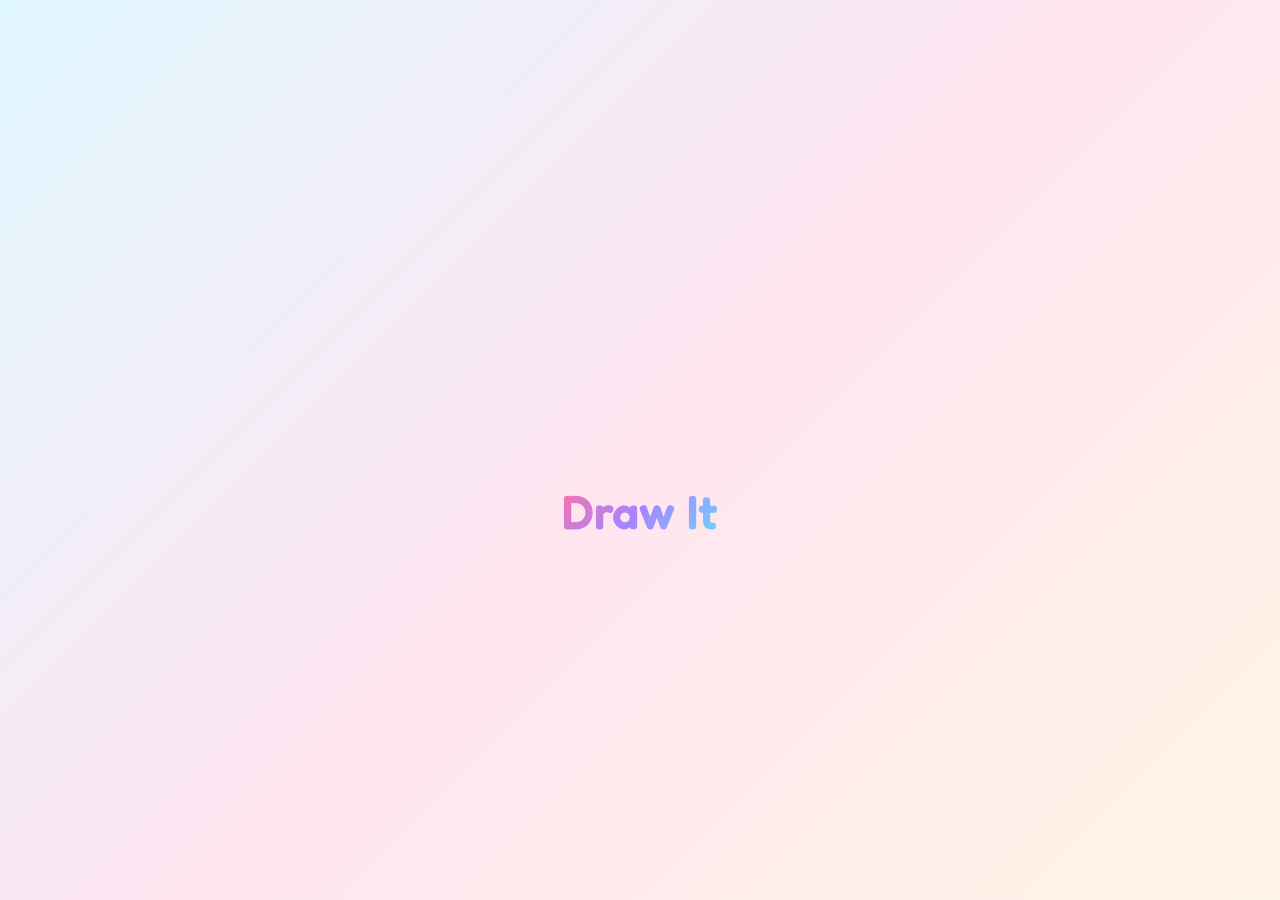
<file: Draw it/index.html>
<!DOCTYPE html>
<html lang="en">
<head>
    <meta charset="UTF-8">
    <meta name="viewport" content="width=device-width, initial-scale=1.0">
    <title>Draw It - Creative Drawing for Kids</title>
    <link rel="preconnect" href="https://fonts.googleapis.com">
    <link rel="preconnect" href="https://fonts.gstatic.com" crossorigin>
    <link href="https://fonts.googleapis.com/css2?family=Fredoka:wght@300;400;500;600;700&family=Baloo+2:wght@400;500;600;700;800&family=Poppins:wght@300;400;500;600;700&display=swap" rel="stylesheet">
    <link rel="stylesheet" href="css/style.css">
    <link rel="stylesheet" href="css/animations.css">
    <link rel="stylesheet" href="css/claymorphism.css">
    <link rel="stylesheet" href="css/responsive.css">
</head>
<body class="landing-page">
    <!-- Loading Screen -->
    <div id="loadingScreen" class="loading-screen">
        <div class="loading-content">
            <div class="pencil-draw">
                <svg class="pencil" width="100" height="100" viewBox="0 0 100 100">
                    <path d="M20 80 L50 20 L80 80" stroke="#FF70A6" stroke-width="4" fill="none" class="draw-path"/>
                </svg>
            </div>
            <h1 class="loading-text">Draw It</h1>
        </div>
    </div>

    <!-- Animated Background Elements -->
    <div class="bg-decorations">
        <div class="cloud cloud-1"></div>
        <div class="cloud cloud-2"></div>
        <div class="cloud cloud-3"></div>
        
        <div class="bird bird-1">🐦</div>
        <div class="bird bird-2">🦋</div>
        
        <div class="balloon balloon-1">🎈</div>
        <div class="balloon balloon-2">🎈</div>
        
        <div class="star star-1">⭐</div>
        <div class="star star-2">✨</div>
        <div class="star star-3">⭐</div>
        
        <div class="sun">☀️</div>
        
        <div class="rainbow"></div>
        
        <div class="floating-crayon crayon-1">🖍️</div>
        <div class="floating-crayon crayon-2">✏️</div>
    </div>

    <!-- Main Content -->
    <div class="container">
        <div class="landing-content">
            <!-- Logo -->
            <div class="logo-container">
                <div class="logo-pencil">✏️</div>
                <h1 class="main-logo">Draw It</h1>
                <div class="logo-brush">🎨</div>
            </div>

            <!-- Tagline -->
            <p class="tagline">
                <span class="tagline-word">Imagine</span>
                <span class="dot">•</span>
                <span class="tagline-word">Draw</span>
                <span class="dot">•</span>
                <span class="tagline-word">Color</span>
                <span class="dot">•</span>
                <span class="tagline-word">Create</span>
            </p>

            <!-- Buttons -->
            <div class="button-group">
                <a href="signup.html" class="btn btn-primary">
                    <span>🎨 Sign Up</span>
                </a>
                <a href="login.html" class="btn btn-secondary">
                    <span>🖍️ Login</span>
                </a>
            </div>

            <!-- Features Preview -->
            <div class="features-preview">
                <div class="feature-icon">✏️</div>
                <div class="feature-icon">🎨</div>
                <div class="feature-icon">🖼️</div>
                <div class="feature-icon">🌈</div>
            </div>
        </div>
    </div>

    <script src="js/utils.js"></script>
    <script>
        // Hide loading screen after page loads
        window.addEventListener('load', () => {
            setTimeout(() => {
                const loadingScreen = document.getElementById('loadingScreen');
                loadingScreen.style.opacity = '0';
                setTimeout(() => {
                    loadingScreen.style.display = 'none';
                }, 500);
            }, 1500);
        });

        // Play sound on button click (optional)
        document.querySelectorAll('.btn').forEach(btn => {
            btn.addEventListener('click', (e) => {
                playSound('click');
            });
        });
    </script>
</body>
</html>
</file>
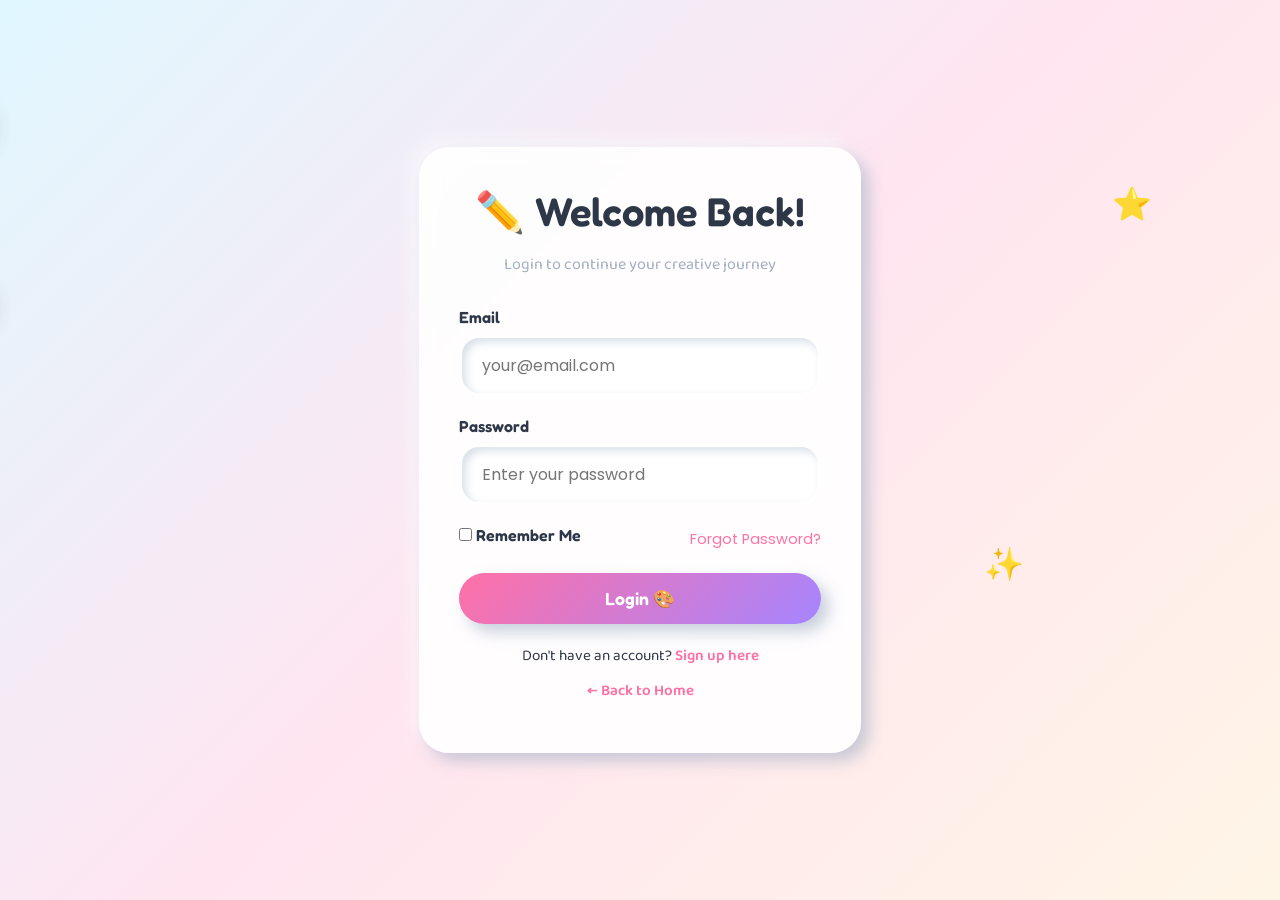
<file: Draw it/coloring.html>
<!DOCTYPE html>
<html lang="en">
<head>
    <meta charset="UTF-8">
    <meta name="viewport" content="width=device-width, initial-scale=1.0">
    <title>Coloring Book - Draw It</title>
    <link href="https://fonts.googleapis.com/css2?family=Fredoka:wght@300;400;500;600;700&family=Baloo+2:wght@400;500;600;700;800&family=Poppins:wght@300;400;500;600;700&display=swap" rel="stylesheet">
    <link rel="stylesheet" href="css/style.css">
    <link rel="stylesheet" href="css/animations.css">
    <link rel="stylesheet" href="css/claymorphism.css">
    <link rel="stylesheet" href="css/responsive.css">
</head>
<body class="coloring-page">
    <!-- Header -->
    <div class="coloring-header">
        <a href="home.html" class="btn btn-small">← Home</a>
        <h1>🖍️ Coloring Book</h1>
    </div>

    <!-- Template Selection View -->
    <div id="templateView" class="template-view">
        <div class="container">
            <div class="category-tabs">
                <button class="tab-btn active" data-category="fruits">🍎 Fruits</button>
                <button class="tab-btn" data-category="animals">🐱 Animals</button>
                <button class="tab-btn" data-category="objects">🚗 Objects</button>
                <button class="tab-btn" data-category="flowers">🌹 Flowers</button>
                <button class="tab-btn" data-category="kids">👦 Kids</button>
                <button class="tab-btn" data-category="festivals">🎄 Festivals</button>
            </div>

            <div class="templates-grid" id="templatesGrid">
                <!-- Templates will be loaded here dynamically -->
            </div>
        </div>
    </div>

    <!-- Coloring Canvas View -->
    <div id="coloringView" class="coloring-view" style="display: none;">
        <div class="coloring-container">
            <!-- Toolbar -->
            <div class="toolbar clay-card">
                <div class="tool-section">
                    <h3>Tools</h3>
                    <div class="tool-buttons">
                        <button class="tool-btn active" data-tool="brush" title="Brush">
                            <span class="tool-icon">🖌️</span>
                            <span class="tool-label">Brush</span>
                        </button>
                        <button class="tool-btn" data-tool="bucket" title="Fill">
                            <span class="tool-icon">🪣</span>
                            <span class="tool-label">Fill</span>
                        </button>
                        <button class="tool-btn" data-tool="eraser" title="Eraser">
                            <span class="tool-icon">🧹</span>
                            <span class="tool-label">Eraser</span>
                        </button>
                    </div>
                </div>

                <div class="tool-section">
                    <h3>Size</h3>
                    <input type="range" id="brushSize" min="5" max="50" value="20" class="slider">
                    <span id="brushSizeValue">20</span>
                </div>

                <div class="tool-section">
                    <h3>Color</h3>
                    <input type="color" id="colorPicker" value="#FF0000" class="color-picker-input">
                    <div class="quick-colors">
                        <div class="color-swatch" data-color="#FF0000" style="background: #FF0000;"></div>
                        <div class="color-swatch" data-color="#FF70A6" style="background: #FF70A6;"></div>
                        <div class="color-swatch" data-color="#FFD670" style="background: #FFD670;"></div>
                        <div class="color-swatch" data-color="#7AE582" style="background: #7AE582;"></div>
                        <div class="color-swatch" data-color="#70D6FF" style="background: #70D6FF;"></div>
                        <div class="color-swatch" data-color="#0000FF" style="background: #0000FF;"></div>
                        <div class="color-swatch" data-color="#A685FF" style="background: #A685FF;"></div>
                        <div class="color-swatch" data-color="#8B4513" style="background: #8B4513;"></div>
                        <div class="color-swatch" data-color="#FFA500" style="background: #FFA500;"></div>
                        <div class="color-swatch" data-color="#00FF00" style="background: #00FF00;"></div>
                    </div>
                </div>

                <div class="tool-section">
                    <h3>Actions</h3>
                    <div class="action-buttons">
                        <button id="undoBtn" class="btn btn-small">↶ Undo</button>
                        <button id="redoBtn" class="btn btn-small">↷ Redo</button>
                        <button id="clearBtn" class="btn btn-small btn-danger">🗑️ Clear</button>
                        <button id="saveBtn" class="btn btn-small btn-primary">💾 Save</button>
                        <button id="downloadBtn" class="btn btn-small btn-secondary">⬇️ Download</button>
                        <button id="backBtn" class="btn btn-small btn-outline">← Back</button>
                    </div>
                </div>
            </div>

            <!-- Canvas Area -->
            <div class="canvas-wrapper">
                <canvas id="coloringCanvas"></canvas>
            </div>
        </div>
    </div>

    <script>
        // Check authentication
        if (!localStorage.getItem('drawit_currentUser')) {
            window.location.href = 'login.html';
        }

        // Templates
        const templates = {
            fruits: [
                { name: 'Apple', icon: '🍎' },
                { name: 'Orange', icon: '🍊' },
                { name: 'Banana', icon: '🍌' },
                { name: 'Grapes', icon: '🍇' },
                { name: 'Mango', icon: '🥭' },
                { name: 'Strawberry', icon: '🍓' }
            ],
            animals: [
                { name: 'Cat', icon: '🐱' },
                { name: 'Dog', icon: '🐶' },
                { name: 'Lion', icon: '🦁' },
                { name: 'Elephant', icon: '🐘' },
                { name: 'Rabbit', icon: '🐰' },
                { name: 'Bird', icon: '🐦' }
            ],
            objects: [
                { name: 'Car', icon: '🚗' },
                { name: 'House', icon: '🏠' },
                { name: 'Rocket', icon: '🚀' },
                { name: 'Train', icon: '🚂' },
                { name: 'Airplane', icon: '✈️' },
                { name: 'Boat', icon: '⛵' }
            ],
            flowers: [
                { name: 'Rose', icon: '🌹' },
                { name: 'Sunflower', icon: '🌻' },
                { name: 'Tulip', icon: '🌷' },
                { name: 'Daisy', icon: '🌼' },
                { name: 'Hibiscus', icon: '🌺' },
                { name: 'Blossom', icon: '🌸' }
            ],
            kids: [
                { name: 'Boy', icon: '👦' },
                { name: 'Girl', icon: '👧' },
                { name: 'Baby', icon: '👶' },
                { name: 'Princess', icon: '👸' },
                { name: 'Superhero', icon: '🦸' },
                { name: 'Fairy', icon: '🧚' }
            ],
            festivals: [
                { name: 'Christmas', icon: '🎄' },
                { name: 'Diwali', icon: '🪔' },
                { name: 'Halloween', icon: '🎃' },
                { name: 'Easter', icon: '🐰' },
                { name: 'Birthday', icon: '🎂' },
                { name: 'Fireworks', icon: '🎆' }
            ]
        };

        let canvas, ctx;
        let isColoring = false;
        let currentTool = 'brush';
        let currentColor = '#FF0000';
        let brushSize = 20;
        let currentTemplate = null;
        let history = [];
        let historyStep = -1;

        document.addEventListener('DOMContentLoaded', () => {
            // Category tabs
            document.querySelectorAll('.tab-btn').forEach(tab => {
                tab.addEventListener('click', function() {
                    document.querySelectorAll('.tab-btn').forEach(t => t.classList.remove('active'));
                    this.classList.add('active');
                    loadTemplates(this.dataset.category);
                });
            });
            
            loadTemplates('fruits');
        });

        function loadTemplates(category) {
            const grid = document.getElementById('templatesGrid');
            grid.innerHTML = '';
            
            templates[category].forEach(template => {
                const card = document.createElement('div');
                card.className = 'template-card';
                card.innerHTML = `
                    <div class="template-preview">${template.icon}</div>
                    <div class="template-name">${template.name}</div>
                `;
                card.addEventListener('click', () => openColoring(template));
                grid.appendChild(card);
            });
        }

        function openColoring(template) {
            currentTemplate = template;
            document.getElementById('templateView').style.display = 'none';
            document.getElementById('coloringView').style.display = 'block';
            
            canvas = document.getElementById('coloringCanvas');
            ctx = canvas.getContext('2d');
            
            const wrapper = document.querySelector('.canvas-wrapper');
            canvas.width = wrapper.clientWidth - 40;
            canvas.height = wrapper.clientHeight - 40;
            
            // Draw template
            ctx.fillStyle = '#FFFFFF';
            ctx.fillRect(0, 0, canvas.width, canvas.height);
            ctx.font = `${canvas.height * 0.6}px Arial`;
            ctx.textAlign = 'center';
            ctx.textBaseline = 'middle';
            ctx.strokeStyle = '#000000';
            ctx.lineWidth = 3;
            ctx.strokeText(template.icon, canvas.width / 2, canvas.height / 2);
            
            saveState();
            initColoringTools();
        }

        function initColoringTools() {
            // Mouse events
            canvas.addEventListener('mousedown', startColoring);
            canvas.addEventListener('mousemove', color);
            canvas.addEventListener('mouseup', stopColoring);
            canvas.addEventListener('mouseout', stopColoring);
            
            // Touch events
            canvas.addEventListener('touchstart', handleTouch);
            canvas.addEventListener('touchmove', handleTouch);
            canvas.addEventListener('touchend', stopColoring);
            
            // Tools
            document.querySelectorAll('.tool-btn').forEach(btn => {
                btn.addEventListener('click', function() {
                    document.querySelectorAll('.tool-btn').forEach(b => b.classList.remove('active'));
                    this.classList.add('active');
                    currentTool = this.dataset.tool;
                });
            });
            
            // Brush size
            const brushSizeSlider = document.getElementById('brushSize');
            const brushSizeValue = document.getElementById('brushSizeValue');
            brushSizeSlider.addEventListener('input', function() {
                brushSize = parseInt(this.value);
                brushSizeValue.textContent = brushSize;
            });
            
            // Color picker
            const colorPicker = document.getElementById('colorPicker');
            colorPicker.addEventListener('input', function() {
                currentColor = this.value;
            });
            
            // Color swatches
            document.querySelectorAll('.color-swatch').forEach(swatch => {
                swatch.addEventListener('click', function() {
                    currentColor = this.dataset.color;
                    colorPicker.value = currentColor;
                });
            });
            
            // Actions
            document.getElementById('undoBtn').addEventListener('click', undo);
            document.getElementById('redoBtn').addEventListener('click', redo);
            document.getElementById('clearBtn').addEventListener('click', () => {
                if (confirm('Start over?')) {
                    openColoring(currentTemplate);
                }
            });
            document.getElementById('saveBtn').addEventListener('click', () => {
                const currentUser = localStorage.getItem('drawit_currentUser');
                const users = JSON.parse(localStorage.getItem('drawit_users') || '[]');
                const user = users.find(u => u.email === currentUser);
                
                const drawings = JSON.parse(localStorage.getItem('drawit_drawings') || '[]');
                drawings.push({
                    id: Date.now().toString(),
                    userId: user.id,
                    title: currentTemplate.name + ' - Colored',
                    imageData: canvas.toDataURL(),
                    createdDate: new Date().toISOString(),
                    type: 'coloring'
                });
                localStorage.setItem('drawit_drawings', JSON.stringify(drawings));
                alert('Saved! 🎨');
            });
            document.getElementById('downloadBtn').addEventListener('click', () => {
                const link = document.createElement('a');
                link.download = currentTemplate.name.toLowerCase() + '-colored.png';
                link.href = canvas.toDataURL();
                link.click();
                alert('Downloaded! 🎉');
            });
            document.getElementById('backBtn').addEventListener('click', () => {
                document.getElementById('coloringView').style.display = 'none';
                document.getElementById('templateView').style.display = 'block';
                history = [];
                historyStep = -1;
            });
        }

        function startColoring(e) {
            isColoring = true;
            color(e);
        }

        function color(e) {
            if (!isColoring && currentTool !== 'bucket') return;
            
            const pos = getMousePos(e);
            
            if (currentTool === 'brush') {
                ctx.globalCompositeOperation = 'source-over';
                ctx.fillStyle = currentColor;
                ctx.beginPath();
                ctx.arc(pos.x, pos.y, brushSize / 2, 0, Math.PI * 2);
                ctx.fill();
            } else if (currentTool === 'eraser') {
                ctx.globalCompositeOperation = 'destination-out';
                ctx.fillStyle = 'rgba(0,0,0,1)';
                ctx.beginPath();
                ctx.arc(pos.x, pos.y, brushSize / 2, 0, Math.PI * 2);
                ctx.fill();
                ctx.globalCompositeOperation = 'source-over';
            }
        }

        function stopColoring() {
            if (isColoring) {
                isColoring = false;
                saveState();
            }
        }

        function handleTouch(e) {
            e.preventDefault();
            const touch = e.touches[0];
            const mouseEvent = new MouseEvent(e.type === 'touchstart' ? 'mousedown' : 'mousemove', {
                clientX: touch.clientX,
                clientY: touch.clientY
            });
            canvas.dispatchEvent(mouseEvent);
        }

        function getMousePos(e) {
            const rect = canvas.getBoundingClientRect();
            return {
                x: (e.clientX - rect.left) * (canvas.width / rect.width),
                y: (e.clientY - rect.top) * (canvas.height / rect.height)
            };
        }

        function saveState() {
            historyStep++;
            if (historyStep < history.length) {
                history.length = historyStep;
            }
            history.push(canvas.toDataURL());
        }

        function undo() {
            if (historyStep > 0) {
                historyStep--;
                const img = new Image();
                img.src = history[historyStep];
                img.onload = () => {
                    ctx.clearRect(0, 0, canvas.width, canvas.height);
                    ctx.drawImage(img, 0, 0);
                };
            }
        }

        function redo() {
            if (historyStep < history.length - 1) {
                historyStep++;
                const img = new Image();
                img.src = history[historyStep];
                img.onload = () => {
                    ctx.clearRect(0, 0, canvas.width, canvas.height);
                    ctx.drawImage(img, 0, 0);
                };
            }
        }
    </script>
</body>
</html>
</file>
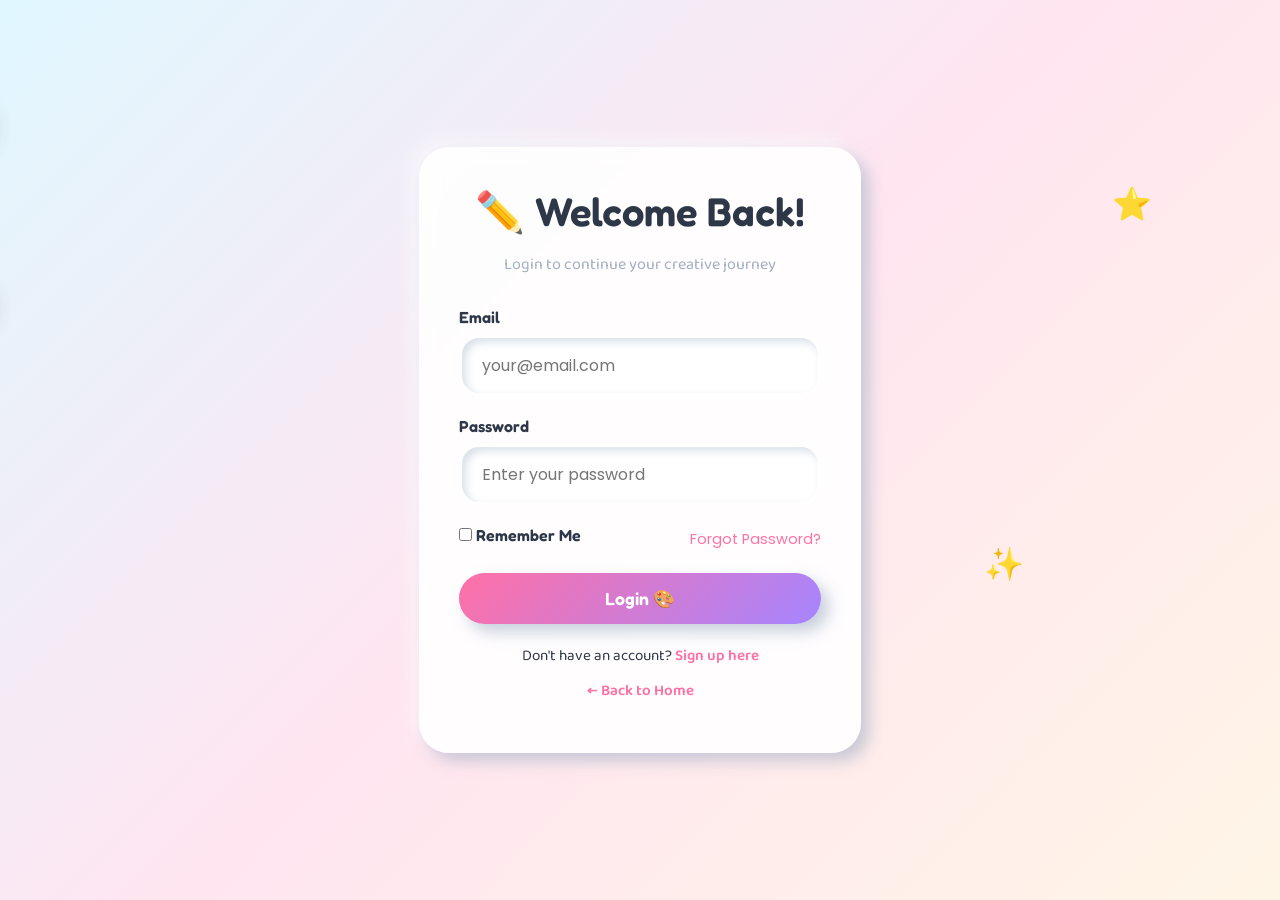
<file: Draw it/gallery.html>
<!DOCTYPE html>
<html lang="en">
<head>
    <meta charset="UTF-8">
    <meta name="viewport" content="width=device-width, initial-scale=1.0">
    <title>My Gallery - Draw It</title>
    <link href="https://fonts.googleapis.com/css2?family=Fredoka:wght@300;400;500;600;700&family=Baloo+2:wght@400;500;600;700;800&family=Poppins:wght@300;400;500;600;700&display=swap" rel="stylesheet">
    <link rel="stylesheet" href="css/style.css">
    <link rel="stylesheet" href="css/animations.css">
    <link rel="stylesheet" href="css/claymorphism.css">
    <link rel="stylesheet" href="css/responsive.css">
</head>
<body class="gallery-page">
    <!-- Header -->
    <div class="gallery-header">
        <a href="home.html" class="btn btn-small">← Home</a>
        <h1>🖼️ My Gallery</h1>
        <div class="gallery-stats">
            <span id="galleryCount">0</span> Artworks
        </div>
    </div>

    <div class="container">
        <!-- Empty State -->
        <div id="emptyGallery" class="empty-state" style="display: none;">
            <div class="empty-icon">🎨</div>
            <h2>Your gallery is empty!</h2>
            <p>Start creating amazing artwork to see them here</p>
            <div class="empty-actions">
                <a href="drawing.html" class="btn btn-primary">Start Drawing</a>
                <a href="coloring.html" class="btn btn-secondary">Color Something</a>
            </div>
        </div>

        <!-- Gallery Grid -->
        <div id="galleryGrid" class="gallery-grid">
            <!-- Gallery items will be loaded here dynamically -->
        </div>
    </div>

    <!-- View Modal -->
    <div id="viewModal" class="modal">
        <div class="modal-content modal-large clay-card">
            <button class="modal-close" id="closeModal">×</button>
            <div class="modal-image">
                <img id="modalImage" src="" alt="Artwork">
            </div>
            <div class="modal-info">
                <h2 id="modalTitle">Artwork Title</h2>
                <p id="modalDate">Created on: --</p>
            </div>
            <div class="modal-actions">
                <button id="downloadModalBtn" class="btn btn-primary">⬇️ Download</button>
                <button id="deleteModalBtn" class="btn btn-danger">🗑️ Delete</button>
            </div>
        </div>
    </div>

    <script>
        // Check authentication
        if (!localStorage.getItem('drawit_currentUser')) {
            window.location.href = 'login.html';
        }

        let currentDrawing = null;

        document.addEventListener('DOMContentLoaded', () => {
            loadGallery();
            setupModal();
        });

        function loadGallery() {
            const currentUser = localStorage.getItem('drawit_currentUser');
            const users = JSON.parse(localStorage.getItem('drawit_users') || '[]');
            const user = users.find(u => u.email === currentUser);
            
            const allDrawings = JSON.parse(localStorage.getItem('drawit_drawings') || '[]');
            const drawings = allDrawings.filter(d => d.userId === user.id);
            
            const galleryGrid = document.getElementById('galleryGrid');
            const emptyGallery = document.getElementById('emptyGallery');
            const galleryCount = document.getElementById('galleryCount');
            
            galleryCount.textContent = drawings.length;
            
            if (drawings.length === 0) {
                emptyGallery.style.display = 'block';
                galleryGrid.style.display = 'none';
            } else {
                emptyGallery.style.display = 'none';
                galleryGrid.style.display = 'grid';
                galleryGrid.innerHTML = '';
                
                drawings.sort((a, b) => new Date(b.createdDate) - new Date(a.createdDate));
                
                drawings.forEach(drawing => {
                    const item = document.createElement('div');
                    item.className = 'gallery-item';
                    
                    const date = new Date(drawing.createdDate);
                    const dateStr = date.toLocaleDateString('en-US', { 
                        year: 'numeric', 
                        month: 'short', 
                        day: 'numeric',
                        hour: '2-digit',
                        minute: '2-digit'
                    });
                    
                    item.innerHTML = `
                        <img class="gallery-thumbnail" src="${drawing.imageData}" alt="${drawing.title}">
                        <div class="gallery-info">
                            <div class="gallery-title">${drawing.title}</div>
                            <div class="gallery-date">${dateStr}</div>
                            <div class="gallery-actions">
                                <button class="icon-btn" onclick="viewDrawing('${drawing.id}')">👁️ View</button>
                                <button class="icon-btn" onclick="downloadDrawing('${drawing.id}')">⬇️ Download</button>
                                <button class="icon-btn" onclick="deleteDrawing('${drawing.id}')">🗑️ Delete</button>
                            </div>
                        </div>
                    `;
                    
                    item.onclick = () => viewDrawing(drawing.id);
                    galleryGrid.appendChild(item);
                });
            }
        }

        function viewDrawing(drawingId) {
            const allDrawings = JSON.parse(localStorage.getItem('drawit_drawings') || '[]');
            currentDrawing = allDrawings.find(d => d.id === drawingId);
            
            if (!currentDrawing) return;
            
            const modal = document.getElementById('viewModal');
            const modalImage = document.getElementById('modalImage');
            const modalTitle = document.getElementById('modalTitle');
            const modalDate = document.getElementById('modalDate');
            
            modalImage.src = currentDrawing.imageData;
            modalTitle.textContent = currentDrawing.title;
            
            const date = new Date(currentDrawing.createdDate);
            const dateStr = date.toLocaleDateString('en-US', { 
                year: 'numeric', 
                month: 'short', 
                day: 'numeric',
                hour: '2-digit',
                minute: '2-digit'
            });
            modalDate.textContent = 'Created on: ' + dateStr;
            
            modal.classList.add('active');
        }

        function downloadDrawing(drawingId) {
            event.stopPropagation();
            const allDrawings = JSON.parse(localStorage.getItem('drawit_drawings') || '[]');
            const drawing = allDrawings.find(d => d.id === drawingId);
            
            if (drawing) {
                const link = document.createElement('a');
                link.download = drawing.title.replace(/\s+/g, '-').toLowerCase() + '.png';
                link.href = drawing.imageData;
                link.click();
                alert('Download started! 📥');
            }
        }

        function deleteDrawing(drawingId) {
            event.stopPropagation();
            if (confirm('Delete this drawing? This cannot be undone.')) {
                let allDrawings = JSON.parse(localStorage.getItem('drawit_drawings') || '[]');
                allDrawings = allDrawings.filter(d => d.id !== drawingId);
                localStorage.setItem('drawit_drawings', JSON.stringify(allDrawings));
                alert('Drawing deleted');
                loadGallery();
                
                const modal = document.getElementById('viewModal');
                modal.classList.remove('active');
            }
        }

        function setupModal() {
            const modal = document.getElementById('viewModal');
            const closeBtn = document.getElementById('closeModal');
            const downloadModalBtn = document.getElementById('downloadModalBtn');
            const deleteModalBtn = document.getElementById('deleteModalBtn');
            
            closeBtn.onclick = () => modal.classList.remove('active');
            
            downloadModalBtn.onclick = () => {
                if (currentDrawing) {
                    const link = document.createElement('a');
                    link.download = currentDrawing.title.replace(/\s+/g, '-').toLowerCase() + '.png';
                    link.href = currentDrawing.imageData;
                    link.click();
                    alert('Download started! 📥');
                }
            };
            
            deleteModalBtn.onclick = () => {
                if (currentDrawing && confirm('Delete this drawing?')) {
                    let allDrawings = JSON.parse(localStorage.getItem('drawit_drawings') || '[]');
                    allDrawings = allDrawings.filter(d => d.id !== currentDrawing.id);
                    localStorage.setItem('drawit_drawings', JSON.stringify(allDrawings));
                    alert('Drawing deleted');
                    modal.classList.remove('active');
                    loadGallery();
                }
            };
            
            modal.onclick = (e) => {
                if (e.target === modal) {
                    modal.classList.remove('active');
                }
            };
        }
    </script>
</body>
</html>
</file>
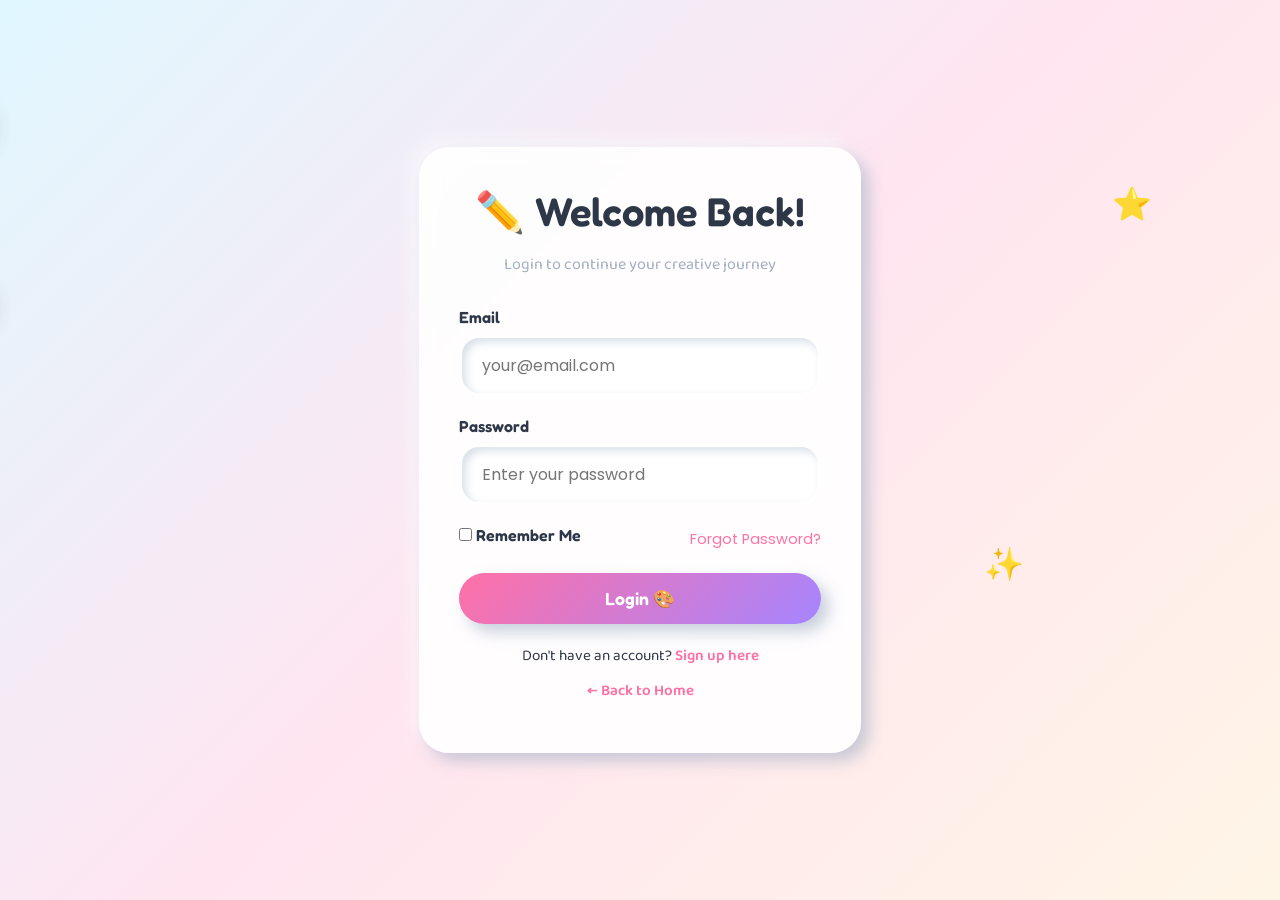
<file: Draw it/home.html>
<!DOCTYPE html>
<html lang="en">
<head>
    <meta charset="UTF-8">
    <meta name="viewport" content="width=device-width, initial-scale=1.0">
    <title>Home - Draw It</title>
    <link href="https://fonts.googleapis.com/css2?family=Fredoka:wght@300;400;500;600;700&family=Baloo+2:wght@400;500;600;700;800&family=Poppins:wght@300;400;500;600;700&display=swap" rel="stylesheet">
    <link rel="stylesheet" href="css/style.css">
    <link rel="stylesheet" href="css/animations.css">
    <link rel="stylesheet" href="css/claymorphism.css">
    <link rel="stylesheet" href="css/responsive.css">
</head>
<body class="home-page">
    <!-- Background Decorations -->
    <div class="bg-decorations">
        <div class="cloud cloud-1"></div>
        <div class="cloud cloud-2"></div>
        <div class="cloud cloud-3"></div>
        <div class="balloon balloon-1">🎈</div>
        <div class="balloon balloon-2">🎈</div>
        <div class="star star-1">⭐</div>
        <div class="star star-2">✨</div>
        <div class="star star-3">⭐</div>
        <div class="sun">☀️</div>
        <div class="rainbow"></div>
    </div>

    <div class="container">
        <!-- Welcome Section -->
        <div class="welcome-section clay-card">
            <div class="welcome-content">
                <div class="user-avatar-large" id="userAvatar">👦</div>
                <div class="welcome-text">
                    <h1>Hello, <span id="userName">Artist</span>! 👋</h1>
                    <p class="welcome-message">Ready to create something amazing today?</p>
                    <div class="user-stats">
                        <div class="stat-item">
                            <span class="stat-number" id="totalDrawings">0</span>
                            <span class="stat-label">Drawings</span>
                        </div>
                        <div class="stat-item">
                            <span class="stat-number" id="favoriteColor">🎨</span>
                            <span class="stat-label">Favorite</span>
                        </div>
                    </div>
                </div>
                <div class="mascot-waving">
                    <div class="mascot">🎨</div>
                </div>
            </div>
        </div>

        <!-- Main Menu Cards -->
        <div class="menu-grid">
            <a href="drawing.html" class="menu-card clay-card card-primary">
                <div class="card-icon">🎨</div>
                <h2>Free Drawing</h2>
                <p>Create your own masterpiece from scratch</p>
                <div class="card-decoration">✏️</div>
            </a>

            <a href="coloring.html" class="menu-card clay-card card-secondary">
                <div class="card-icon">🖍️</div>
                <h2>Coloring Book</h2>
                <p>Color beautiful pre-made drawings</p>
                <div class="card-decoration">🎨</div>
            </a>

            <a href="gallery.html" class="menu-card clay-card card-tertiary">
                <div class="card-icon">🖼️</div>
                <h2>My Gallery</h2>
                <p>View all your saved artwork</p>
                <div class="card-decoration">🌟</div>
            </a>

            <a href="profile.html" class="menu-card clay-card card-accent">
                <div class="card-icon">👤</div>
                <h2>Profile</h2>
                <p>Manage your account settings</p>
                <div class="card-decoration">⚙️</div>
            </a>
        </div>

        <!-- Logout Button -->
        <div class="home-footer">
            <button id="logoutBtn" class="btn btn-outline">
                Logout 👋
            </button>
        </div>
    </div>

    <script>
        // Check authentication
        const currentUser = localStorage.getItem('drawit_currentUser');
        if (!currentUser) {
            window.location.href = 'login.html';
        }
        
        // Load user data
        document.addEventListener('DOMContentLoaded', () => {
            const users = JSON.parse(localStorage.getItem('drawit_users') || '[]');
            const user = users.find(u => u.email === currentUser);
            
            if (!user) {
                window.location.href = 'login.html';
                return;
            }
            
            // Avatar emojis
            const avatars = {
                boy: '👦', girl: '👧', cat: '🐱',
                rabbit: '🐰', fox: '🦊', panda: '🐼'
            };
            
            // Display user info
            document.getElementById('userName').textContent = user.username;
            document.getElementById('userAvatar').textContent = avatars[user.avatar] || '👦';
            
            // Get drawings count
            const allDrawings = JSON.parse(localStorage.getItem('drawit_drawings') || '[]');
            const userDrawings = allDrawings.filter(d => d.userId === user.id);
            document.getElementById('totalDrawings').textContent = userDrawings.length;
            document.getElementById('favoriteColor').textContent = user.favoriteColor || '🎨';
            
            // Logout
            document.getElementById('logoutBtn').addEventListener('click', () => {
                if (confirm('Are you sure you want to logout? 👋')) {
                    localStorage.removeItem('drawit_currentUser');
                    alert('Logged out successfully!');
                    window.location.href = 'index.html';
                }
            });
        });
    </script>
</body>
</html>
</file>
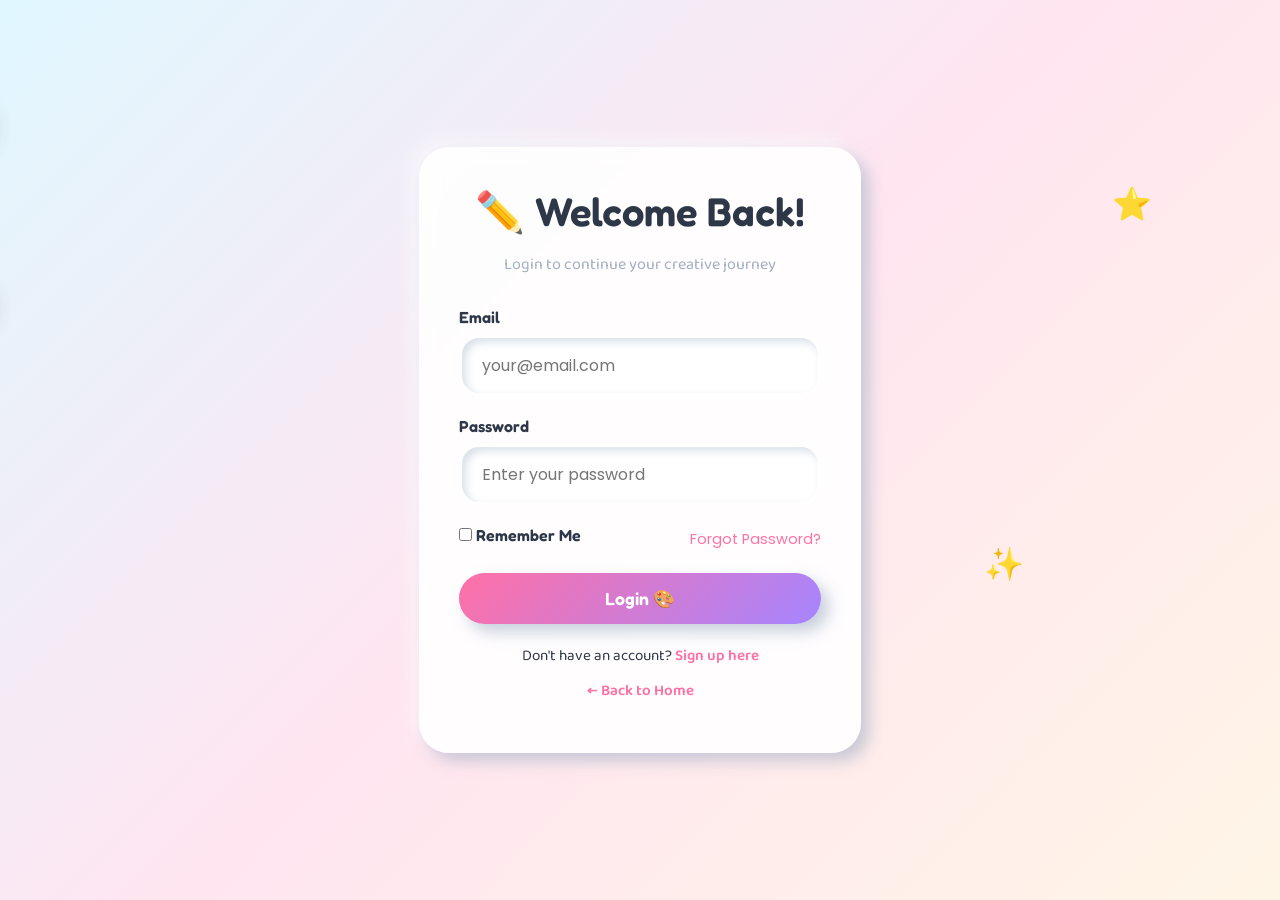
<file: Draw it/login.html>
<!DOCTYPE html>
<html lang="en">
<head>
    <meta charset="UTF-8">
    <meta name="viewport" content="width=device-width, initial-scale=1.0">
    <title>Login - Draw It</title>
    <link href="https://fonts.googleapis.com/css2?family=Fredoka:wght@300;400;500;600;700&family=Baloo+2:wght@400;500;600;700;800&family=Poppins:wght@300;400;500;600;700&display=swap" rel="stylesheet">
    <link rel="stylesheet" href="css/style.css">
    <link rel="stylesheet" href="css/animations.css">
    <link rel="stylesheet" href="css/claymorphism.css">
    <link rel="stylesheet" href="css/responsive.css">
</head>
<body class="auth-page">
    <!-- Background Decorations -->
    <div class="bg-decorations">
        <div class="cloud cloud-1"></div>
        <div class="cloud cloud-2"></div>
        <div class="balloon balloon-1">🎈</div>
        <div class="star star-1">⭐</div>
        <div class="star star-2">✨</div>
    </div>

    <div class="container">
        <div class="auth-container">
            <div class="auth-card clay-card">
                <div class="auth-header">
                    <h1>✏️ Welcome Back!</h1>
                    <p>Login to continue your creative journey</p>
                </div>

                <form id="loginForm" class="auth-form">
                    <div class="form-group">
                        <label for="email">Email</label>
                        <input type="email" id="email" name="email" placeholder="your@email.com" required>
                    </div>

                    <div class="form-group">
                        <label for="password">Password</label>
                        <input type="password" id="password" name="password" placeholder="Enter your password" required>
                    </div>

                    <div class="form-group form-options">
                        <label class="checkbox-label">
                            <input type="checkbox" id="rememberMe" name="rememberMe">
                            <span>Remember Me</span>
                        </label>
                        <a href="#" class="forgot-link">Forgot Password?</a>
                    </div>

                    <button type="submit" class="btn btn-primary btn-block">
                        Login 🎨
                    </button>
                </form>

                <div class="auth-footer">
                    <p>Don't have an account? <a href="signup.html">Sign up here</a></p>
                    <p><a href="index.html">← Back to Home</a></p>
                </div>
            </div>
        </div>
    </div>

    <script>
        // Initialize login page functionality
        document.addEventListener('DOMContentLoaded', () => {
            const loginForm = document.getElementById('loginForm');
            const forgotLink = document.querySelector('.forgot-link');
            
            // Form submission
            loginForm.addEventListener('submit', function(e) {
                e.preventDefault();
                
                const email = document.getElementById('email').value.trim();
                const password = document.getElementById('password').value;
                const rememberMe = document.getElementById('rememberMe').checked;
                
                // Validation
                if (!email || !email.includes('@')) {
                    alert('Please enter a valid email');
                    return;
                }
                
                if (!password) {
                    alert('Please enter your password');
                    return;
                }
                
                // Get users from localStorage
                const users = JSON.parse(localStorage.getItem('drawit_users') || '[]');
                const user = users.find(u => u.email === email && u.password === password);
                
                if (user) {
                    // Save login
                    localStorage.setItem('drawit_currentUser', email);
                    
                    if (rememberMe) {
                        localStorage.setItem('drawit_remember', 'true');
                    } else {
                        localStorage.removeItem('drawit_remember');
                    }
                    
                    // Show success
                    const btn = loginForm.querySelector('.btn-primary');
                    btn.textContent = 'Success! 🎉';
                    btn.style.background = 'linear-gradient(135deg, #7AE582, #70D6FF)';
                    
                    alert('Welcome back, ' + user.username + '! 🎨');
                    
                    // Redirect to home
                    setTimeout(() => {
                        window.location.href = 'home.html';
                    }, 1000);
                } else {
                    alert('Invalid email or password');
                    loginForm.style.animation = 'shake 0.5s';
                    setTimeout(() => {
                        loginForm.style.animation = '';
                    }, 500);
                }
            });
            
            // Forgot password
            if (forgotLink) {
                forgotLink.addEventListener('click', function(e) {
                    e.preventDefault();
                    alert('Password reset feature coming soon! 🔐');
                });
            }
            
            // Auto-fill if remembered
            const remember = localStorage.getItem('drawit_remember');
            if (remember === 'true') {
                const currentUser = localStorage.getItem('drawit_currentUser');
                if (currentUser) {
                    document.getElementById('email').value = currentUser;
                    document.getElementById('rememberMe').checked = true;
                }
            }
        });
    </script>
</body>
</html>
</file>
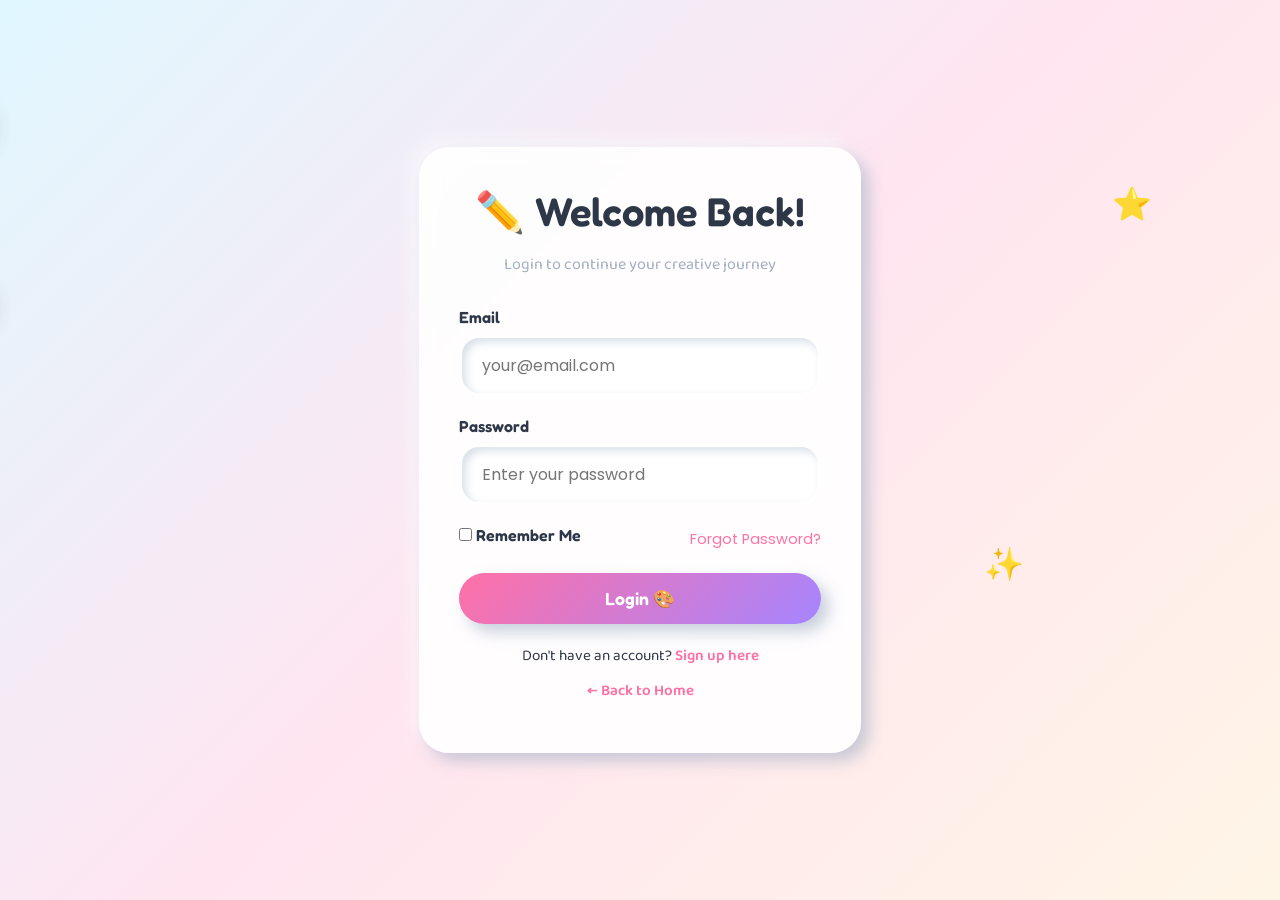
<file: Draw it/profile.html>
<!DOCTYPE html>
<html lang="en">
<head>
    <meta charset="UTF-8">
    <meta name="viewport" content="width=device-width, initial-scale=1.0">
    <title>Profile - Draw It</title>
    <link href="https://fonts.googleapis.com/css2?family=Fredoka:wght@300;400;500;600;700&family=Baloo+2:wght@400;500;600;700;800&family=Poppins:wght@300;400;500;600;700&display=swap" rel="stylesheet">
    <link rel="stylesheet" href="css/style.css">
    <link rel="stylesheet" href="css/animations.css">
    <link rel="stylesheet" href="css/claymorphism.css">
    <link rel="stylesheet" href="css/responsive.css">
</head>
<body class="profile-page">
    <!-- Background Decorations -->
    <div class="bg-decorations">
        <div class="cloud cloud-1"></div>
        <div class="star star-1">⭐</div>
        <div class="balloon balloon-1">🎈</div>
    </div>

    <!-- Header -->
    <div class="profile-header">
        <a href="home.html" class="btn btn-small">← Home</a>
        <h1>👤 My Profile</h1>
    </div>

    <div class="container">
        <!-- Profile Card -->
        <div class="profile-container">
            <div class="profile-card clay-card">
                <div class="profile-avatar-section">
                    <div class="profile-avatar-large" id="profileAvatar">👦</div>
                    <button id="changeAvatarBtn" class="btn btn-small">Change Avatar</button>
                </div>

                <div class="profile-info">
                    <h2 id="profileUsername">Artist Name</h2>
                    <p id="profileEmail">artist@email.com</p>
                    
                    <div class="profile-stats">
                        <div class="stat-box">
                            <div class="stat-icon">🎨</div>
                            <div class="stat-content">
                                <span class="stat-number" id="totalDrawings">0</span>
                                <span class="stat-label">Total Drawings</span>
                            </div>
                        </div>
                        
                        <div class="stat-box">
                            <div class="stat-icon">🌈</div>
                            <div class="stat-content">
                                <span class="stat-color" id="favoriteColor">--</span>
                                <span class="stat-label">Favorite Color</span>
                            </div>
                        </div>
                        
                        <div class="stat-box">
                            <div class="stat-icon">📅</div>
                            <div class="stat-content">
                                <span class="stat-date" id="joinedDate">--</span>
                                <span class="stat-label">Joined</span>
                            </div>
                        </div>
                    </div>
                </div>

                <div class="profile-actions">
                    <button id="editProfileBtn" class="btn btn-primary">Edit Profile</button>
                    <button id="logoutBtn" class="btn btn-outline">Logout</button>
                </div>
            </div>

            <!-- Settings Card -->
            <div class="settings-card clay-card">
                <h3>⚙️ Settings</h3>
                
                <div class="setting-item">
                    <div class="setting-label">
                        <span>🌙 Dark Mode</span>
                    </div>
                    <label class="toggle-switch">
                        <input type="checkbox" id="darkModeToggle">
                        <span class="toggle-slider"></span>
                    </label>
                </div>

                <div class="setting-item">
                    <div class="setting-label">
                        <span>🎵 Music</span>
                    </div>
                    <label class="toggle-switch">
                        <input type="checkbox" id="musicToggle">
                        <span class="toggle-slider"></span>
                    </label>
                </div>

                <div class="setting-item">
                    <div class="setting-label">
                        <span>🔔 Sound Effects</span>
                    </div>
                    <label class="toggle-switch">
                        <input type="checkbox" id="soundToggle" checked>
                        <span class="toggle-slider"></span>
                    </label>
                </div>

                <div class="setting-item">
                    <div class="setting-label">
                        <span>💾 Auto-save (10s)</span>
                    </div>
                    <label class="toggle-switch">
                        <input type="checkbox" id="autosaveToggle" checked>
                        <span class="toggle-slider"></span>
                    </label>
                </div>
            </div>
        </div>
    </div>

    <!-- Avatar Selection Modal -->
    <div id="avatarModal" class="modal">
        <div class="modal-content clay-card">
            <h2>Choose Your Avatar</h2>
            <div class="avatar-selector">
                <div class="avatar-option" data-avatar="boy">
                    <div class="avatar-circle">👦</div>
                    <span>Boy</span>
                </div>
                <div class="avatar-option" data-avatar="girl">
                    <div class="avatar-circle">👧</div>
                    <span>Girl</span>
                </div>
                <div class="avatar-option" data-avatar="cat">
                    <div class="avatar-circle">🐱</div>
                    <span>Cat</span>
                </div>
                <div class="avatar-option" data-avatar="rabbit">
                    <div class="avatar-circle">🐰</div>
                    <span>Rabbit</span>
                </div>
                <div class="avatar-option" data-avatar="fox">
                    <div class="avatar-circle">🦊</div>
                    <span>Fox</span>
                </div>
                <div class="avatar-option" data-avatar="panda">
                    <div class="avatar-circle">🐼</div>
                    <span>Panda</span>
                </div>
            </div>
            <button id="closeAvatarModal" class="btn btn-outline">Cancel</button>
        </div>
    </div>

    <!-- Edit Profile Modal -->
    <div id="editModal" class="modal">
        <div class="modal-content clay-card">
            <h2>Edit Profile</h2>
            <form id="editProfileForm">
                <div class="form-group">
                    <label for="editUsername">Username</label>
                    <input type="text" id="editUsername" required>
                </div>
                <div class="form-group">
                    <label for="editEmail">Email</label>
                    <input type="email" id="editEmail" required>
                </div>
                <div class="modal-buttons">
                    <button type="submit" class="btn btn-primary">Save Changes</button>
                    <button type="button" id="closeEditModal" class="btn btn-outline">Cancel</button>
                </div>
            </form>
        </div>
    </div>

    <script>
        // Check authentication
        if (!localStorage.getItem('drawit_currentUser')) {
            window.location.href = 'login.html';
        }

        const avatars = {
            boy: '👦', girl: '👧', cat: '🐱',
            rabbit: '🐰', fox: '🦊', panda: '🐼'
        };

        document.addEventListener('DOMContentLoaded', () => {
            loadProfile();
            setupSettings();
            setupModals();
        });

        function loadProfile() {
            const currentUser = localStorage.getItem('drawit_currentUser');
            const users = JSON.parse(localStorage.getItem('drawit_users') || '[]');
            const user = users.find(u => u.email === currentUser);
            
            if (!user) {
                window.location.href = 'login.html';
                return;
            }
            
            document.getElementById('profileAvatar').textContent = avatars[user.avatar];
            document.getElementById('profileUsername').textContent = user.username;
            document.getElementById('profileEmail').textContent = user.email;
            
            const allDrawings = JSON.parse(localStorage.getItem('drawit_drawings') || '[]');
            const userDrawings = allDrawings.filter(d => d.userId === user.id);
            document.getElementById('totalDrawings').textContent = userDrawings.length;
            
            const favoriteColorEl = document.getElementById('favoriteColor');
            favoriteColorEl.textContent = user.favoriteColor || '#FF70A6';
            favoriteColorEl.style.color = user.favoriteColor || '#FF70A6';
            
            const date = new Date(user.joinedDate);
            document.getElementById('joinedDate').textContent = date.toLocaleDateString('en-US', {
                year: 'numeric',
                month: 'short',
                day: 'numeric'
            });
            
            // Logout
            document.getElementById('logoutBtn').addEventListener('click', () => {
                if (confirm('Are you sure you want to logout?')) {
                    localStorage.removeItem('drawit_currentUser');
                    alert('Logged out successfully!');
                    window.location.href = 'index.html';
                }
            });
        }

        function setupSettings() {
            const settings = JSON.parse(localStorage.getItem('drawit_settings') || '{}');
            
            const darkModeToggle = document.getElementById('darkModeToggle');
            darkModeToggle.checked = settings.darkMode || false;
            darkModeToggle.addEventListener('change', function() {
                settings.darkMode = this.checked;
                localStorage.setItem('drawit_settings', JSON.stringify(settings));
                if (this.checked) {
                    document.body.classList.add('dark-mode');
                } else {
                    document.body.classList.remove('dark-mode');
                }
                alert(`Dark mode ${this.checked ? 'enabled' : 'disabled'}`);
            });
            
            const musicToggle = document.getElementById('musicToggle');
            musicToggle.checked = settings.music || false;
            musicToggle.addEventListener('change', function() {
                settings.music = this.checked;
                localStorage.setItem('drawit_settings', JSON.stringify(settings));
                alert(`Music ${this.checked ? 'enabled' : 'disabled'}`);
            });
            
            const soundToggle = document.getElementById('soundToggle');
            soundToggle.checked = settings.sound !== false;
            soundToggle.addEventListener('change', function() {
                settings.sound = this.checked;
                localStorage.setItem('drawit_settings', JSON.stringify(settings));
                alert(`Sound effects ${this.checked ? 'enabled' : 'disabled'}`);
            });
            
            const autosaveToggle = document.getElementById('autosaveToggle');
            autosaveToggle.checked = settings.autosave !== false;
            autosaveToggle.addEventListener('change', function() {
                settings.autosave = this.checked;
                localStorage.setItem('drawit_settings', JSON.stringify(settings));
                alert(`Auto-save ${this.checked ? 'enabled' : 'disabled'}`);
            });
        }

        function setupModals() {
            // Change avatar
            const changeAvatarBtn = document.getElementById('changeAvatarBtn');
            const avatarModal = document.getElementById('avatarModal');
            const closeAvatarModal = document.getElementById('closeAvatarModal');
            
            changeAvatarBtn.addEventListener('click', () => {
                avatarModal.classList.add('active');
            });
            
            closeAvatarModal.addEventListener('click', () => {
                avatarModal.classList.remove('active');
            });
            
            document.querySelectorAll('#avatarModal .avatar-option').forEach(option => {
                option.addEventListener('click', function() {
                    const newAvatar = this.dataset.avatar;
                    const currentUser = localStorage.getItem('drawit_currentUser');
                    const users = JSON.parse(localStorage.getItem('drawit_users') || '[]');
                    const userIndex = users.findIndex(u => u.email === currentUser);
                    
                    if (userIndex !== -1) {
                        users[userIndex].avatar = newAvatar;
                        localStorage.setItem('drawit_users', JSON.stringify(users));
                        document.getElementById('profileAvatar').textContent = avatars[newAvatar];
                        alert('Avatar updated! 🎨');
                        avatarModal.classList.remove('active');
                    }
                });
            });
            
            // Edit profile
            const editProfileBtn = document.getElementById('editProfileBtn');
            const editModal = document.getElementById('editModal');
            const closeEditModal = document.getElementById('closeEditModal');
            const editProfileForm = document.getElementById('editProfileForm');
            
            editProfileBtn.addEventListener('click', () => {
                const currentUser = localStorage.getItem('drawit_currentUser');
                const users = JSON.parse(localStorage.getItem('drawit_users') || '[]');
                const user = users.find(u => u.email === currentUser);
                
                document.getElementById('editUsername').value = user.username;
                document.getElementById('editEmail').value = user.email;
                editModal.classList.add('active');
            });
            
            closeEditModal.addEventListener('click', () => {
                editModal.classList.remove('active');
            });
            
            editProfileForm.addEventListener('submit', (e) => {
                e.preventDefault();
                
                const newUsername = document.getElementById('editUsername').value.trim();
                const newEmail = document.getElementById('editEmail').value.trim();
                
                if (!newUsername) {
                    alert('Username cannot be empty');
                    return;
                }
                
                if (!newEmail || !newEmail.includes('@')) {
                    alert('Invalid email address');
                    return;
                }
                
                const currentUser = localStorage.getItem('drawit_currentUser');
                const users = JSON.parse(localStorage.getItem('drawit_users') || '[]');
                const userIndex = users.findIndex(u => u.email === currentUser);
                
                if (userIndex !== -1) {
                    users[userIndex].username = newUsername;
                    users[userIndex].email = newEmail;
                    localStorage.setItem('drawit_users', JSON.stringify(users));
                    localStorage.setItem('drawit_currentUser', newEmail);
                    alert('Profile updated successfully! ✨');
                    loadProfile();
                    editModal.classList.remove('active');
                }
            });
            
            // Close on background click
            avatarModal.addEventListener('click', (e) => {
                if (e.target === avatarModal) {
                    avatarModal.classList.remove('active');
                }
            });
            
            editModal.addEventListener('click', (e) => {
                if (e.target === editModal) {
                    editModal.classList.remove('active');
                }
            });
        }
    </script>
</body>
</html>
</file>
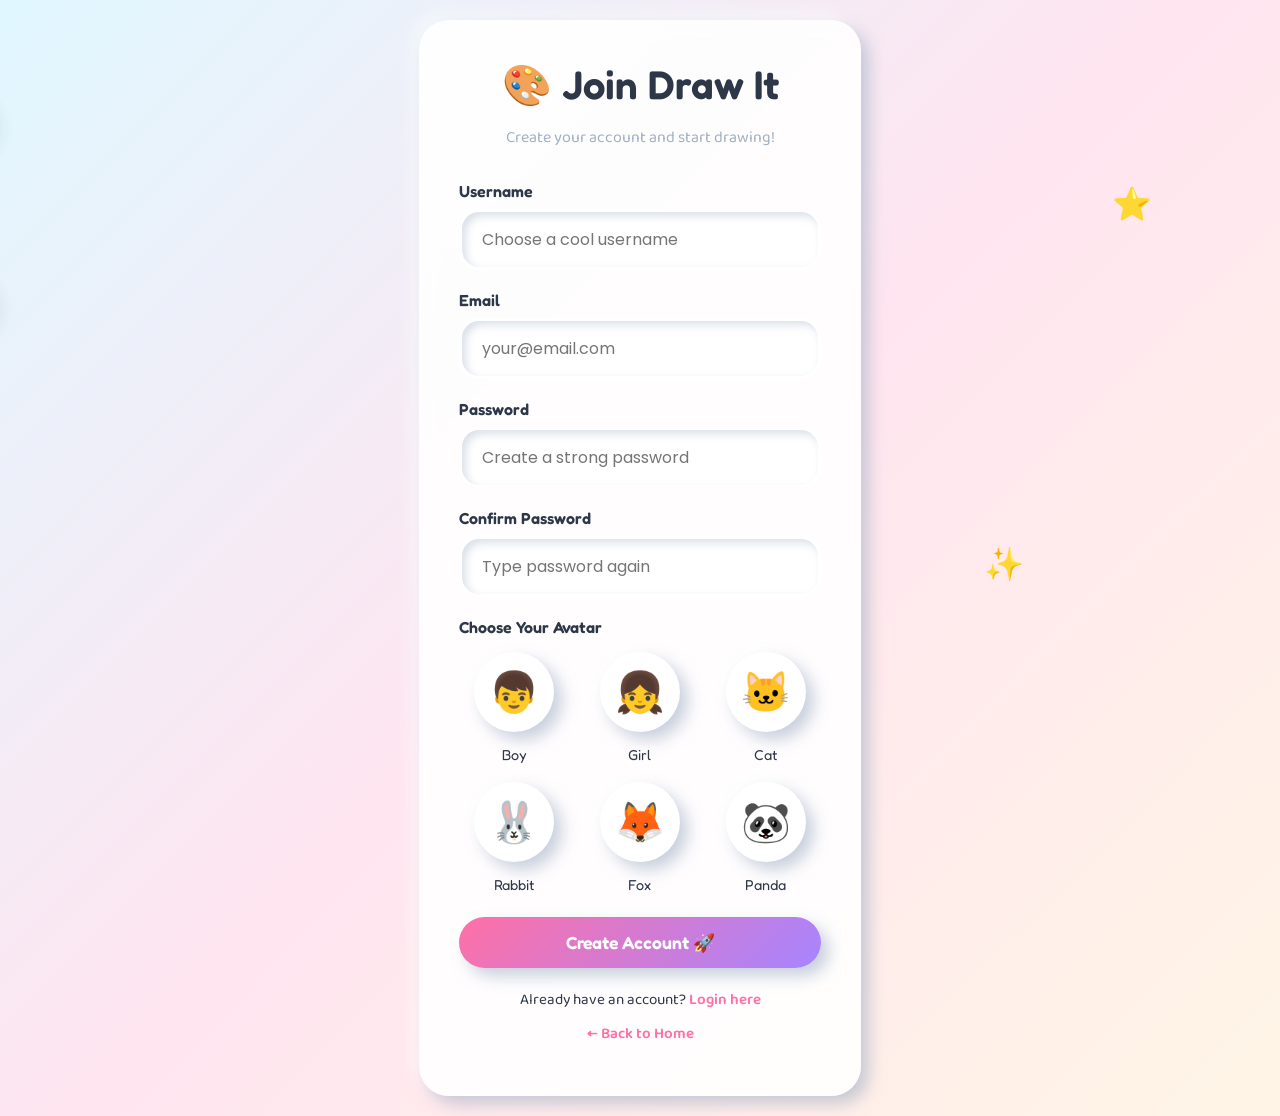
<file: Draw it/signup.html>
<!DOCTYPE html>
<html lang="en">
<head>
    <meta charset="UTF-8">
    <meta name="viewport" content="width=device-width, initial-scale=1.0">
    <title>Sign Up - Draw It</title>
    <link href="https://fonts.googleapis.com/css2?family=Fredoka:wght@300;400;500;600;700&family=Baloo+2:wght@400;500;600;700;800&family=Poppins:wght@300;400;500;600;700&display=swap" rel="stylesheet">
    <link rel="stylesheet" href="css/style.css">
    <link rel="stylesheet" href="css/animations.css">
    <link rel="stylesheet" href="css/claymorphism.css">
    <link rel="stylesheet" href="css/responsive.css">
</head>
<body class="auth-page">
    <!-- Confetti Container -->
    <canvas id="confetti" class="confetti-canvas"></canvas>

    <!-- Background Decorations -->
    <div class="bg-decorations">
        <div class="cloud cloud-1"></div>
        <div class="cloud cloud-2"></div>
        <div class="balloon balloon-1">🎈</div>
        <div class="balloon balloon-2">🎈</div>
        <div class="star star-1">⭐</div>
        <div class="star star-2">✨</div>
    </div>

    <div class="container">
        <div class="auth-container">
            <div class="auth-card clay-card">
                <div class="auth-header">
                    <h1>🎨 Join Draw It</h1>
                    <p>Create your account and start drawing!</p>
                </div>

                <form id="signupForm" class="auth-form">
                    <div class="form-group">
                        <label for="username">Username</label>
                        <input type="text" id="username" name="username" placeholder="Choose a cool username" required>
                    </div>

                    <div class="form-group">
                        <label for="email">Email</label>
                        <input type="email" id="email" name="email" placeholder="your@email.com" required>
                    </div>

                    <div class="form-group">
                        <label for="password">Password</label>
                        <input type="password" id="password" name="password" placeholder="Create a strong password" required>
                    </div>

                    <div class="form-group">
                        <label for="confirmPassword">Confirm Password</label>
                        <input type="password" id="confirmPassword" name="confirmPassword" placeholder="Type password again" required>
                    </div>

                    <div class="form-group">
                        <label>Choose Your Avatar</label>
                        <div class="avatar-selector">
                            <div class="avatar-option" data-avatar="boy">
                                <div class="avatar-circle">👦</div>
                                <span>Boy</span>
                            </div>
                            <div class="avatar-option" data-avatar="girl">
                                <div class="avatar-circle">👧</div>
                                <span>Girl</span>
                            </div>
                            <div class="avatar-option" data-avatar="cat">
                                <div class="avatar-circle">🐱</div>
                                <span>Cat</span>
                            </div>
                            <div class="avatar-option" data-avatar="rabbit">
                                <div class="avatar-circle">🐰</div>
                                <span>Rabbit</span>
                            </div>
                            <div class="avatar-option" data-avatar="fox">
                                <div class="avatar-circle">🦊</div>
                                <span>Fox</span>
                            </div>
                            <div class="avatar-option" data-avatar="panda">
                                <div class="avatar-circle">🐼</div>
                                <span>Panda</span>
                            </div>
                        </div>
                        <input type="hidden" id="selectedAvatar" name="avatar" required>
                    </div>

                    <button type="submit" class="btn btn-primary btn-block">
                        Create Account 🚀
                    </button>
                </form>

                <div class="auth-footer">
                    <p>Already have an account? <a href="login.html">Login here</a></p>
                    <p><a href="index.html">← Back to Home</a></p>
                </div>
            </div>
        </div>
    </div>

    <script>
        // Initialize signup page functionality
        document.addEventListener('DOMContentLoaded', () => {
            const signupForm = document.getElementById('signupForm');
            const avatarOptions = document.querySelectorAll('.avatar-option');
            const selectedAvatarInput = document.getElementById('selectedAvatar');
            
            // Avatar selection
            avatarOptions.forEach(option => {
                option.addEventListener('click', function() {
                    avatarOptions.forEach(opt => opt.classList.remove('selected'));
                    this.classList.add('selected');
                    selectedAvatarInput.value = this.dataset.avatar;
                });
            });
            
            // Form submission
            signupForm.addEventListener('submit', function(e) {
                e.preventDefault();
                
                const username = document.getElementById('username').value.trim();
                const email = document.getElementById('email').value.trim();
                const password = document.getElementById('password').value;
                const confirmPassword = document.getElementById('confirmPassword').value;
                const avatar = selectedAvatarInput.value;
                
                // Validation
                if (!username) {
                    alert('Please enter a username');
                    return;
                }
                
                if (!email || !email.includes('@')) {
                    alert('Please enter a valid email');
                    return;
                }
                
                if (password.length < 6) {
                    alert('Password must be at least 6 characters');
                    return;
                }
                
                if (password !== confirmPassword) {
                    alert('Passwords do not match');
                    return;
                }
                
                if (!avatar) {
                    alert('Please select an avatar');
                    return;
                }
                
                // Get existing users
                const users = JSON.parse(localStorage.getItem('drawit_users') || '[]');
                
                // Check if email exists
                if (users.some(u => u.email === email)) {
                    alert('Email already registered');
                    return;
                }
                
                // Create new user
                const newUser = {
                    id: Date.now().toString(),
                    username: username,
                    email: email,
                    password: password,
                    avatar: avatar,
                    joinedDate: new Date().toISOString(),
                    favoriteColor: '#FF70A6',
                    totalDrawings: 0
                };
                
                users.push(newUser);
                localStorage.setItem('drawit_users', JSON.stringify(users));
                localStorage.setItem('drawit_currentUser', email);
                
                // Show confetti
                const canvas = document.getElementById('confetti');
                if (canvas) {
                    canvas.width = window.innerWidth;
                    canvas.height = window.innerHeight;
                    const ctx = canvas.getContext('2d');
                    const pieces = [];
                    const colors = ['#FF70A6', '#70D6FF', '#FFD670', '#7AE582', '#A685FF'];
                    
                    for (let i = 0; i < 200; i++) {
                        pieces.push({
                            x: Math.random() * canvas.width,
                            y: Math.random() * canvas.height - canvas.height,
                            rotation: Math.random() * 360,
                            speed: Math.random() * 3 + 2,
                            size: Math.random() * 10 + 5,
                            color: colors[Math.floor(Math.random() * colors.length)]
                        });
                    }
                    
                    function animate() {
                        ctx.clearRect(0, 0, canvas.width, canvas.height);
                        pieces.forEach((piece, index) => {
                            piece.y += piece.speed;
                            piece.rotation += 2;
                            if (piece.y > canvas.height) {
                                pieces.splice(index, 1);
                            }
                            ctx.save();
                            ctx.translate(piece.x, piece.y);
                            ctx.rotate(piece.rotation * Math.PI / 180);
                            ctx.fillStyle = piece.color;
                            ctx.fillRect(-piece.size / 2, -piece.size / 2, piece.size, piece.size);
                            ctx.restore();
                        });
                        if (pieces.length > 0) {
                            requestAnimationFrame(animate);
                        }
                    }
                    animate();
                }
                
                alert('Account created successfully! 🎉');
                
                // Redirect to home
                setTimeout(() => {
                    window.location.href = 'home.html';
                }, 1500);
            });
        });
    </script>
</body>
</html>
</file>
<file: Draw it/css/style.css>
/* ===========================
   DRAW IT - MAIN STYLESHEET
   =========================== */

/* Reset & Base Styles */
* {
    margin: 0;
    padding: 0;
    box-sizing: border-box;
}

:root {
    /* Theme Colors */
    --sky-blue: #70D6FF;
    --pink: #FF70A6;
    --yellow: #FFD670;
    --green: #7AE582;
    --purple: #A685FF;
    --white: #FFFFFF;
    --light-bg: #F8F9FF;
    --dark-text: #2D3748;
    --gray: #A0AEC0;
    
    /* Shadows */
    --clay-shadow: 
        8px 8px 16px rgba(163, 177, 198, 0.6),
        -8px -8px 16px rgba(255, 255, 255, 0.5);
    --clay-inset: 
        inset 4px 4px 8px rgba(163, 177, 198, 0.4),
        inset -4px -4px 8px rgba(255, 255, 255, 0.7);
}

body {
    font-family: 'Poppins', sans-serif;
    background: linear-gradient(135deg, #E0F7FF 0%, #FFE5F0 50%, #FFF5E6 100%);
    color: var(--dark-text);
    min-height: 100vh;
    overflow-x: hidden;
    position: relative;
}

.container {
    max-width: 1200px;
    margin: 0 auto;
    padding: 20px;
}

/* Custom Cursor */
button, a, .clickable {
    cursor: url('data:image/svg+xml;utf8,<svg xmlns="http://www.w3.org/2000/svg" width="32" height="32"><circle cx="16" cy="16" r="8" fill="%23FF70A6"/></svg>'), pointer;
}

/* ===========================
   TYPOGRAPHY
   =========================== */

h1, h2, h3 {
    font-family: 'Fredoka', cursive;
    font-weight: 600;
}

h1 {
    font-size: 3rem;
    margin-bottom: 1rem;
}

h2 {
    font-size: 2rem;
    margin-bottom: 0.8rem;
}

h3 {
    font-size: 1.5rem;
    margin-bottom: 0.5rem;
}

p {
    font-family: 'Baloo 2', cursive;
    font-size: 1.1rem;
    line-height: 1.6;
}

/* ===========================
   BUTTONS
   =========================== */

.btn {
    font-family: 'Fredoka', cursive;
    font-size: 1.1rem;
    padding: 15px 40px;
    border: none;
    border-radius: 50px;
    cursor: pointer;
    transition: all 0.3s ease;
    text-decoration: none;
    display: inline-block;
    text-align: center;
    font-weight: 600;
    box-shadow: var(--clay-shadow);
    position: relative;
    overflow: hidden;
}

.btn:hover {
    transform: translateY(-3px) scale(1.05);
    box-shadow: 
        10px 10px 20px rgba(163, 177, 198, 0.7),
        -10px -10px 20px rgba(255, 255, 255, 0.6);
}

.btn:active {
    transform: translateY(0) scale(0.98);
}

.btn-primary {
    background: linear-gradient(135deg, var(--pink), var(--purple));
    color: white;
}

.btn-secondary {
    background: linear-gradient(135deg, var(--sky-blue), var(--green));
    color: white;
}

.btn-outline {
    background: white;
    color: var(--dark-text);
    border: 3px solid var(--pink);
}

.btn-small {
    padding: 10px 20px;
    font-size: 0.9rem;
}

.btn-block {
    width: 100%;
    display: block;
}

.btn-danger {
    background: linear-gradient(135deg, #FF6B6B, #FF8E8E);
    color: white;
}

/* ===========================
   LANDING PAGE
   =========================== */

.landing-page {
    display: flex;
    align-items: center;
    justify-content: center;
    min-height: 100vh;
}

.landing-content {
    text-align: center;
    z-index: 10;
    position: relative;
}

.logo-container {
    display: flex;
    align-items: center;
    justify-content: center;
    gap: 20px;
    margin-bottom: 30px;
}

.logo-pencil, .logo-brush {
    font-size: 4rem;
    animation: bounce 2s infinite;
}

.logo-brush {
    animation-delay: 0.3s;
}

.main-logo {
    font-family: 'Fredoka', cursive;
    font-size: 5rem;
    background: linear-gradient(135deg, var(--pink), var(--purple), var(--sky-blue));
    -webkit-background-clip: text;
    -webkit-text-fill-color: transparent;
    background-clip: text;
    animation: rainbow 3s ease infinite;
}

.tagline {
    font-family: 'Baloo 2', cursive;
    font-size: 1.8rem;
    margin-bottom: 50px;
    color: var(--dark-text);
}

.tagline-word {
    display: inline-block;
    animation: float 3s ease-in-out infinite;
    font-weight: 600;
}

.tagline-word:nth-child(1) { animation-delay: 0s; color: var(--pink); }
.tagline-word:nth-child(3) { animation-delay: 0.3s; color: var(--sky-blue); }
.tagline-word:nth-child(5) { animation-delay: 0.6s; color: var(--yellow); }
.tagline-word:nth-child(7) { animation-delay: 0.9s; color: var(--green); }

.dot {
    color: var(--purple);
    font-size: 2rem;
}

.button-group {
    display: flex;
    gap: 20px;
    justify-content: center;
    margin-bottom: 60px;
}

.features-preview {
    display: flex;
    gap: 30px;
    justify-content: center;
}

.feature-icon {
    font-size: 3rem;
    animation: bounce 2s infinite;
}

.feature-icon:nth-child(1) { animation-delay: 0s; }
.feature-icon:nth-child(2) { animation-delay: 0.2s; }
.feature-icon:nth-child(3) { animation-delay: 0.4s; }
.feature-icon:nth-child(4) { animation-delay: 0.6s; }

/* ===========================
   AUTH PAGES
   =========================== */

.auth-page {
    display: flex;
    align-items: center;
    justify-content: center;
    min-height: 100vh;
}

.auth-container {
    width: 100%;
    max-width: 500px;
    z-index: 10;
    position: relative;
}

.auth-card {
    padding: 40px;
}

.auth-header {
    text-align: center;
    margin-bottom: 30px;
}

.auth-header h1 {
    font-size: 2.5rem;
    color: var(--dark-text);
}

.auth-header p {
    color: var(--gray);
    font-size: 1rem;
}

.auth-form .form-group {
    margin-bottom: 20px;
}

.auth-form label {
    display: block;
    margin-bottom: 8px;
    font-family: 'Fredoka', cursive;
    font-weight: 600;
    color: var(--dark-text);
}

.auth-form input[type="text"],
.auth-form input[type="email"],
.auth-form input[type="password"] {
    width: 100%;
    padding: 15px 20px;
    border: 3px solid transparent;
    border-radius: 20px;
    font-family: 'Poppins', sans-serif;
    font-size: 1rem;
    background: white;
    box-shadow: var(--clay-inset);
    transition: all 0.3s ease;
}

.auth-form input:focus {
    outline: none;
    border-color: var(--pink);
    box-shadow: 0 0 0 4px rgba(255, 112, 166, 0.2);
}

.avatar-selector {
    display: grid;
    grid-template-columns: repeat(3, 1fr);
    gap: 15px;
    margin-top: 15px;
}

.avatar-option {
    text-align: center;
    cursor: pointer;
    transition: all 0.3s ease;
}

.avatar-option:hover {
    transform: translateY(-5px);
}

.avatar-circle {
    width: 80px;
    height: 80px;
    border-radius: 50%;
    background: white;
    display: flex;
    align-items: center;
    justify-content: center;
    font-size: 2.5rem;
    margin: 0 auto 10px;
    box-shadow: var(--clay-shadow);
    transition: all 0.3s ease;
}

.avatar-option.selected .avatar-circle {
    box-shadow: 0 0 0 4px var(--pink);
    transform: scale(1.1);
}

.avatar-option span {
    font-family: 'Fredoka', cursive;
    font-size: 0.9rem;
}

.form-options {
    display: flex;
    justify-content: space-between;
    align-items: center;
}

.checkbox-label {
    display: flex;
    align-items: center;
    gap: 8px;
    cursor: pointer;
}

.forgot-link {
    color: var(--pink);
    text-decoration: none;
    font-size: 0.9rem;
}

.auth-footer {
    text-align: center;
    margin-top: 20px;
}

.auth-footer p {
    font-size: 0.95rem;
    margin: 10px 0;
}

.auth-footer a {
    color: var(--pink);
    text-decoration: none;
    font-weight: 600;
}

/* ===========================
   HOME PAGE
   =========================== */

.home-page {
    padding-top: 40px;
}

.welcome-section {
    padding: 40px;
    margin-bottom: 40px;
}

.welcome-content {
    display: flex;
    align-items: center;
    gap: 30px;
}

.user-avatar-large {
    width: 120px;
    height: 120px;
    border-radius: 50%;
    background: linear-gradient(135deg, var(--pink), var(--purple));
    display: flex;
    align-items: center;
    justify-content: center;
    font-size: 4rem;
    box-shadow: var(--clay-shadow);
    flex-shrink: 0;
}

.welcome-text {
    flex: 1;
}

.welcome-text h1 {
    font-size: 2.5rem;
    margin-bottom: 10px;
}

.welcome-text h1 span {
    background: linear-gradient(135deg, var(--pink), var(--purple));
    -webkit-background-clip: text;
    -webkit-text-fill-color: transparent;
    background-clip: text;
}

.welcome-message {
    color: var(--gray);
    margin-bottom: 20px;
}

.user-stats {
    display: flex;
    gap: 30px;
}

.stat-item {
    text-align: center;
}

.stat-number {
    display: block;
    font-family: 'Fredoka', cursive;
    font-size: 2rem;
    font-weight: 700;
    color: var(--pink);
}

.stat-label {
    display: block;
    font-size: 0.9rem;
    color: var(--gray);
}

.mascot-waving {
    flex-shrink: 0;
}

.mascot {
    font-size: 5rem;
    animation: wave 1s ease-in-out infinite;
}

.menu-grid {
    display: grid;
    grid-template-columns: repeat(auto-fit, minmax(280px, 1fr));
    gap: 30px;
    margin-bottom: 40px;
}

.menu-card {
    padding: 40px 30px;
    text-decoration: none;
    color: var(--dark-text);
    position: relative;
    overflow: hidden;
    transition: all 0.3s ease;
}

.menu-card:hover {
    transform: translateY(-10px) scale(1.02);
}

.card-icon {
    font-size: 4rem;
    margin-bottom: 20px;
}

.menu-card h2 {
    font-size: 1.8rem;
    margin-bottom: 10px;
}

.menu-card p {
    font-size: 1rem;
    color: var(--gray);
}

.card-decoration {
    position: absolute;
    bottom: 20px;
    right: 20px;
    font-size: 3rem;
    opacity: 0.3;
}

.card-primary { background: linear-gradient(135deg, #FFE5F0, #FFF5E6); }
.card-secondary { background: linear-gradient(135deg, #E0F7FF, #F0E6FF); }
.card-tertiary { background: linear-gradient(135deg, #FFF5E6, #E6FFE6); }
.card-accent { background: linear-gradient(135deg, #F0E6FF, #FFE5F0); }

.home-footer {
    text-align: center;
}

/* ===========================
   DRAWING PAGE
   =========================== */

.drawing-page {
    background: #F0F4F8;
}

.drawing-header {
    display: flex;
    justify-content: space-between;
    align-items: center;
    padding: 20px;
    background: white;
    box-shadow: 0 2px 10px rgba(0,0,0,0.1);
}

.drawing-header h1 {
    font-size: 2rem;
}

.drawing-container {
    display: flex;
    gap: 20px;
    padding: 20px;
    height: calc(100vh - 100px);
}

.toolbar {
    width: 280px;
    padding: 20px;
    overflow-y: auto;
    flex-shrink: 0;
}

.tool-section {
    margin-bottom: 30px;
}

.tool-section h3 {
    font-size: 1.1rem;
    margin-bottom: 15px;
    color: var(--dark-text);
}

.tool-buttons {
    display: grid;
    grid-template-columns: repeat(2, 1fr);
    gap: 10px;
}

.tool-btn {
    padding: 15px 10px;
    border: 3px solid transparent;
    border-radius: 15px;
    background: white;
    cursor: pointer;
    transition: all 0.3s ease;
    display: flex;
    flex-direction: column;
    align-items: center;
    gap: 5px;
    box-shadow: var(--clay-shadow);
}

.tool-btn:hover {
    transform: scale(1.05);
}

.tool-btn.active {
    border-color: var(--pink);
    background: linear-gradient(135deg, #FFE5F0, #FFF5E6);
}

.tool-icon {
    font-size: 2rem;
}

.tool-label {
    font-family: 'Fredoka', cursive;
    font-size: 0.85rem;
    font-weight: 600;
}

.slider {
    width: 100%;
    margin: 10px 0;
    -webkit-appearance: none;
    appearance: none;
    height: 8px;
    border-radius: 5px;
    background: linear-gradient(to right, var(--pink), var(--purple));
    outline: none;
}

.slider::-webkit-slider-thumb {
    -webkit-appearance: none;
    appearance: none;
    width: 24px;
    height: 24px;
    border-radius: 50%;
    background: white;
    cursor: pointer;
    box-shadow: 0 2px 8px rgba(0,0,0,0.2);
}

.slider::-moz-range-thumb {
    width: 24px;
    height: 24px;
    border-radius: 50%;
    background: white;
    cursor: pointer;
    box-shadow: 0 2px 8px rgba(0,0,0,0.2);
    border: none;
}

.color-picker-input {
    width: 100%;
    height: 60px;
    border: none;
    border-radius: 15px;
    cursor: pointer;
    box-shadow: var(--clay-inset);
}

.quick-colors {
    display: grid;
    grid-template-columns: repeat(5, 1fr);
    gap: 10px;
    margin-top: 15px;
}

.color-swatch {
    width: 100%;
    aspect-ratio: 1;
    border-radius: 12px;
    cursor: pointer;
    transition: all 0.3s ease;
    box-shadow: var(--clay-shadow);
}

.color-swatch:hover {
    transform: scale(1.15);
}

.action-buttons {
    display: flex;
    flex-direction: column;
    gap: 10px;
}

.canvas-wrapper {
    flex: 1;
    background: white;
    border-radius: 20px;
    box-shadow: var(--clay-shadow);
    display: flex;
    align-items: center;
    justify-content: center;
    overflow: hidden;
}

#drawingCanvas {
    max-width: 100%;
    max-height: 100%;
    border-radius: 15px;
    cursor: crosshair;
}

/* ===========================
   COLORING PAGE
   =========================== */

.coloring-page {
    background: #F0F4F8;
}

.coloring-header {
    display: flex;
    justify-content: space-between;
    align-items: center;
    padding: 20px;
    background: white;
    box-shadow: 0 2px 10px rgba(0,0,0,0.1);
}

.category-tabs {
    display: flex;
    gap: 10px;
    padding: 20px;
    flex-wrap: wrap;
    justify-content: center;
}

.tab-btn {
    padding: 12px 24px;
    border: none;
    border-radius: 25px;
    background: white;
    font-family: 'Fredoka', cursive;
    font-size: 1rem;
    cursor: pointer;
    transition: all 0.3s ease;
    box-shadow: var(--clay-shadow);
}

.tab-btn:hover {
    transform: translateY(-3px);
}

.tab-btn.active {
    background: linear-gradient(135deg, var(--pink), var(--purple));
    color: white;
}

.templates-grid {
    display: grid;
    grid-template-columns: repeat(auto-fill, minmax(200px, 1fr));
    gap: 20px;
    padding: 20px;
}

.template-card {
    background: white;
    border-radius: 20px;
    padding: 20px;
    text-align: center;
    cursor: pointer;
    transition: all 0.3s ease;
    box-shadow: var(--clay-shadow);
}

.template-card:hover {
    transform: translateY(-5px) scale(1.03);
}

.template-preview {
    width: 100%;
    aspect-ratio: 1;
    background: #f5f5f5;
    border-radius: 15px;
    display: flex;
    align-items: center;
    justify-content: center;
    font-size: 4rem;
    margin-bottom: 15px;
}

.template-name {
    font-family: 'Fredoka', cursive;
    font-size: 1.1rem;
    color: var(--dark-text);
}

.coloring-container {
    display: flex;
    gap: 20px;
    padding: 20px;
    height: calc(100vh - 100px);
}

/* ===========================
   GALLERY PAGE
   =========================== */

.gallery-page {
    padding-top: 20px;
}

.gallery-header {
    display: flex;
    justify-content: space-between;
    align-items: center;
    padding: 20px;
    margin-bottom: 30px;
}

.gallery-stats {
    font-family: 'Fredoka', cursive;
    font-size: 1.2rem;
    color: var(--pink);
}

.empty-state {
    text-align: center;
    padding: 100px 20px;
}

.empty-icon {
    font-size: 8rem;
    margin-bottom: 20px;
}

.empty-state h2 {
    margin-bottom: 15px;
}

.empty-actions {
    display: flex;
    gap: 20px;
    justify-content: center;
    margin-top: 30px;
}

.gallery-grid {
    display: grid;
    grid-template-columns: repeat(auto-fill, minmax(280px, 1fr));
    gap: 25px;
    padding: 20px;
}

.gallery-item {
    background: white;
    border-radius: 20px;
    overflow: hidden;
    box-shadow: var(--clay-shadow);
    transition: all 0.3s ease;
    cursor: pointer;
}

.gallery-item:hover {
    transform: translateY(-8px) scale(1.02);
}

.gallery-thumbnail {
    width: 100%;
    aspect-ratio: 1;
    object-fit: cover;
}

.gallery-info {
    padding: 20px;
}

.gallery-title {
    font-family: 'Fredoka', cursive;
    font-size: 1.2rem;
    margin-bottom: 8px;
    color: var(--dark-text);
}

.gallery-date {
    font-size: 0.9rem;
    color: var(--gray);
    margin-bottom: 15px;
}

.gallery-actions {
    display: flex;
    gap: 10px;
}

.icon-btn {
    padding: 8px 16px;
    border: none;
    border-radius: 12px;
    background: var(--light-bg);
    cursor: pointer;
    transition: all 0.3s ease;
}

.icon-btn:hover {
    transform: scale(1.1);
}

/* ===========================
   PROFILE PAGE
   =========================== */

.profile-page {
    padding-top: 20px;
}

.profile-header {
    display: flex;
    justify-content: space-between;
    align-items: center;
    padding: 20px;
    margin-bottom: 30px;
}

.profile-container {
    max-width: 800px;
    margin: 0 auto;
    padding: 20px;
}

.profile-card {
    padding: 40px;
    margin-bottom: 30px;
    text-align: center;
}

.profile-avatar-section {
    margin-bottom: 30px;
}

.profile-avatar-large {
    width: 150px;
    height: 150px;
    border-radius: 50%;
    background: linear-gradient(135deg, var(--pink), var(--purple));
    display: flex;
    align-items: center;
    justify-content: center;
    font-size: 5rem;
    margin: 0 auto 20px;
    box-shadow: var(--clay-shadow);
}

.profile-info h2 {
    font-size: 2rem;
    margin-bottom: 10px;
}

.profile-info p {
    color: var(--gray);
    margin-bottom: 30px;
}

.profile-stats {
    display: grid;
    grid-template-columns: repeat(3, 1fr);
    gap: 20px;
    margin-bottom: 30px;
}

.stat-box {
    background: var(--light-bg);
    padding: 20px;
    border-radius: 15px;
    display: flex;
    align-items: center;
    gap: 15px;
}

.stat-icon {
    font-size: 2.5rem;
}

.stat-content {
    text-align: left;
}

.stat-date {
    display: block;
    font-family: 'Fredoka', cursive;
    font-size: 1.1rem;
    font-weight: 600;
    color: var(--dark-text);
}

.stat-color {
    display: block;
    font-size: 1.5rem;
}

.profile-actions {
    display: flex;
    gap: 15px;
    justify-content: center;
}

.settings-card {
    padding: 30px;
}

.settings-card h3 {
    margin-bottom: 25px;
}

.setting-item {
    display: flex;
    justify-content: space-between;
    align-items: center;
    padding: 20px;
    background: var(--light-bg);
    border-radius: 15px;
    margin-bottom: 15px;
}

.setting-label {
    font-family: 'Fredoka', cursive;
    font-size: 1.1rem;
}

.toggle-switch {
    position: relative;
    display: inline-block;
    width: 60px;
    height: 30px;
}

.toggle-switch input {
    opacity: 0;
    width: 0;
    height: 0;
}

.toggle-slider {
    position: absolute;
    cursor: pointer;
    top: 0;
    left: 0;
    right: 0;
    bottom: 0;
    background-color: #ccc;
    transition: 0.4s;
    border-radius: 30px;
}

.toggle-slider:before {
    position: absolute;
    content: "";
    height: 22px;
    width: 22px;
    left: 4px;
    bottom: 4px;
    background-color: white;
    transition: 0.4s;
    border-radius: 50%;
}

input:checked + .toggle-slider {
    background: linear-gradient(135deg, var(--pink), var(--purple));
}

input:checked + .toggle-slider:before {
    transform: translateX(30px);
}

/* ===========================
   MODAL
   =========================== */

.modal {
    display: none;
    position: fixed;
    z-index: 1000;
    left: 0;
    top: 0;
    width: 100%;
    height: 100%;
    background-color: rgba(0, 0, 0, 0.6);
    backdrop-filter: blur(5px);
}

.modal.active {
    display: flex;
    align-items: center;
    justify-content: center;
}

.modal-content {
    max-width: 500px;
    width: 90%;
    padding: 40px;
    position: relative;
    animation: modalSlideIn 0.3s ease;
}

.modal-large {
    max-width: 800px;
}

.modal-close {
    position: absolute;
    top: 15px;
    right: 15px;
    font-size: 2rem;
    background: none;
    border: none;
    cursor: pointer;
    color: var(--gray);
    transition: all 0.3s ease;
}

.modal-close:hover {
    color: var(--pink);
    transform: rotate(90deg);
}

.modal-image {
    width: 100%;
    margin-bottom: 20px;
}

.modal-image img {
    width: 100%;
    border-radius: 15px;
}

.modal-info {
    margin-bottom: 20px;
}

.modal-buttons {
    display: flex;
    gap: 15px;
    margin-top: 20px;
}

.input-field {
    width: 100%;
    padding: 15px 20px;
    border: 3px solid transparent;
    border-radius: 20px;
    font-family: 'Poppins', sans-serif;
    font-size: 1rem;
    background: white;
    box-shadow: var(--clay-inset);
    margin: 20px 0;
}

.input-field:focus {
    outline: none;
    border-color: var(--pink);
}

@keyframes modalSlideIn {
    from {
        opacity: 0;
        transform: translateY(-50px);
    }
    to {
        opacity: 1;
        transform: translateY(0);
    }
}
</file>
<file: Draw it/css/animations.css>
/* ===========================
   ANIMATIONS
   =========================== */

/* Bounce Animation */
@keyframes bounce {
    0%, 100% {
        transform: translateY(0);
    }
    50% {
        transform: translateY(-20px);
    }
}

/* Float Animation */
@keyframes float {
    0%, 100% {
        transform: translateY(0px);
    }
    50% {
        transform: translateY(-10px);
    }
}

/* Wave Animation */
@keyframes wave {
    0%, 100% {
        transform: rotate(0deg);
    }
    25% {
        transform: rotate(20deg);
    }
    75% {
        transform: rotate(-20deg);
    }
}

/* Rainbow Animation */
@keyframes rainbow {
    0% {
        filter: hue-rotate(0deg);
    }
    100% {
        filter: hue-rotate(360deg);
    }
}

/* Wiggle Animation */
@keyframes wiggle {
    0%, 100% {
        transform: rotate(0deg);
    }
    25% {
        transform: rotate(-5deg);
    }
    75% {
        transform: rotate(5deg);
    }
}

/* Pulse Animation */
@keyframes pulse {
    0%, 100% {
        transform: scale(1);
    }
    50% {
        transform: scale(1.05);
    }
}

/* Fade In */
@keyframes fadeIn {
    from {
        opacity: 0;
    }
    to {
        opacity: 1;
    }
}

/* Slide In From Left */
@keyframes slideInLeft {
    from {
        transform: translateX(-100%);
        opacity: 0;
    }
    to {
        transform: translateX(0);
        opacity: 1;
    }
}

/* Slide In From Right */
@keyframes slideInRight {
    from {
        transform: translateX(100%);
        opacity: 0;
    }
    to {
        transform: translateX(0);
        opacity: 1;
    }
}

/* Slide In From Top */
@keyframes slideInTop {
    from {
        transform: translateY(-100%);
        opacity: 0;
    }
    to {
        transform: translateY(0);
        opacity: 1;
    }
}

/* Zoom In */
@keyframes zoomIn {
    from {
        transform: scale(0);
        opacity: 0;
    }
    to {
        transform: scale(1);
        opacity: 1;
    }
}

/* Rotate */
@keyframes rotate {
    from {
        transform: rotate(0deg);
    }
    to {
        transform: rotate(360deg);
    }
}

/* Spin */
@keyframes spin {
    0% {
        transform: rotate(0deg);
    }
    100% {
        transform: rotate(360deg);
    }
}

/* Twinkle */
@keyframes twinkle {
    0%, 100% {
        opacity: 1;
        transform: scale(1);
    }
    50% {
        opacity: 0.3;
        transform: scale(0.8);
    }
}

/* Shake */
@keyframes shake {
    0%, 100% {
        transform: translateX(0);
    }
    25% {
        transform: translateX(-10px);
    }
    75% {
        transform: translateX(10px);
    }
}

/* Background Decorations Animations */
.bg-decorations {
    position: fixed;
    top: 0;
    left: 0;
    width: 100%;
    height: 100%;
    pointer-events: none;
    z-index: 1;
    overflow: hidden;
}

/* Cloud Animations */
.cloud {
    position: absolute;
    width: 100px;
    height: 60px;
    background: white;
    border-radius: 100px;
    opacity: 0.8;
    animation: floatCloud 30s linear infinite;
    box-shadow: 0 8px 20px rgba(0, 0, 0, 0.1);
}

.cloud::before,
.cloud::after {
    content: '';
    position: absolute;
    background: white;
    border-radius: 50%;
}

.cloud::before {
    width: 50px;
    height: 50px;
    top: -25px;
    left: 10px;
}

.cloud::after {
    width: 60px;
    height: 60px;
    top: -30px;
    right: 10px;
}

.cloud-1 {
    top: 10%;
    left: -100px;
    animation-delay: 0s;
}

.cloud-2 {
    top: 30%;
    left: -100px;
    animation-delay: 10s;
}

.cloud-3 {
    top: 60%;
    left: -100px;
    animation-delay: 20s;
}

@keyframes floatCloud {
    from {
        transform: translateX(0);
    }
    to {
        transform: translateX(calc(100vw + 100px));
    }
}

/* Bird Animation */
.bird {
    position: absolute;
    font-size: 2rem;
    animation: flyBird 25s linear infinite;
}

.bird-1 {
    top: 15%;
    left: -50px;
    animation-delay: 0s;
}

.bird-2 {
    top: 40%;
    left: -50px;
    animation-delay: 12s;
}

@keyframes flyBird {
    0% {
        transform: translateX(0) translateY(0);
    }
    25% {
        transform: translateX(25vw) translateY(-20px);
    }
    50% {
        transform: translateX(50vw) translateY(20px);
    }
    75% {
        transform: translateX(75vw) translateY(-10px);
    }
    100% {
        transform: translateX(100vw) translateY(0);
    }
}

/* Balloon Animation */
.balloon {
    position: absolute;
    font-size: 3rem;
    animation: floatBalloon 15s ease-in-out infinite;
}

.balloon-1 {
    left: 10%;
    bottom: -100px;
    animation-delay: 0s;
}

.balloon-2 {
    left: 80%;
    bottom: -100px;
    animation-delay: 7s;
}

@keyframes floatBalloon {
    0% {
        transform: translateY(0) rotate(0deg);
    }
    50% {
        transform: translateY(-120vh) rotate(10deg);
    }
    100% {
        transform: translateY(-120vh) rotate(0deg);
    }
}

/* Star Animation */
.star {
    position: absolute;
    font-size: 2rem;
    animation: twinkle 2s ease-in-out infinite;
}

.star-1 {
    top: 20%;
    right: 10%;
    animation-delay: 0s;
}

.star-2 {
    top: 60%;
    right: 20%;
    animation-delay: 1s;
}

.star-3 {
    top: 40%;
    left: 15%;
    animation-delay: 0.5s;
}

/* Sun Animation */
.sun {
    position: absolute;
    top: 50px;
    right: 50px;
    font-size: 4rem;
    animation: rotate 20s linear infinite;
}

/* Rainbow */
.rainbow {
    position: absolute;
    top: 20%;
    left: 50%;
    transform: translateX(-50%);
    width: 300px;
    height: 150px;
    border-radius: 300px 300px 0 0;
    border: 20px solid transparent;
    border-top-color: #FF0000;
    border-right-color: #FF7F00;
    border-left-color: #FF7F00;
    opacity: 0.3;
    animation: fadeInOut 10s ease-in-out infinite;
}

@keyframes fadeInOut {
    0%, 100% {
        opacity: 0.1;
    }
    50% {
        opacity: 0.3;
    }
}

/* Floating Crayon */
.floating-crayon {
    position: absolute;
    font-size: 2.5rem;
    animation: floatCrayon 20s ease-in-out infinite;
}

.crayon-1 {
    top: 25%;
    left: -50px;
    animation-delay: 0s;
}

.crayon-2 {
    top: 70%;
    left: -50px;
    animation-delay: 10s;
}

@keyframes floatCrayon {
    0% {
        transform: translateX(0) rotate(0deg);
    }
    100% {
        transform: translateX(calc(100vw + 50px)) rotate(360deg);
    }
}

/* Loading Screen */
.loading-screen {
    position: fixed;
    top: 0;
    left: 0;
    width: 100%;
    height: 100%;
    background: linear-gradient(135deg, #E0F7FF 0%, #FFE5F0 50%, #FFF5E6 100%);
    display: flex;
    align-items: center;
    justify-content: center;
    z-index: 9999;
    transition: opacity 0.5s ease;
}

.loading-content {
    text-align: center;
}

.pencil-draw {
    margin-bottom: 30px;
}

.pencil {
    animation: drawPencil 2s ease-in-out infinite;
}

.draw-path {
    stroke-dasharray: 200;
    stroke-dashoffset: 200;
    animation: drawPath 2s ease-in-out infinite;
}

@keyframes drawPencil {
    0%, 100% {
        transform: rotate(0deg);
    }
    50% {
        transform: rotate(10deg);
    }
}

@keyframes drawPath {
    0% {
        stroke-dashoffset: 200;
    }
    100% {
        stroke-dashoffset: 0;
    }
}

.loading-text {
    font-family: 'Fredoka', cursive;
    font-size: 3rem;
    background: linear-gradient(135deg, #FF70A6, #A685FF, #70D6FF);
    -webkit-background-clip: text;
    -webkit-text-fill-color: transparent;
    background-clip: text;
    animation: pulse 1.5s ease-in-out infinite;
}

/* Confetti Animation */
.confetti-canvas {
    position: fixed;
    top: 0;
    left: 0;
    width: 100%;
    height: 100%;
    pointer-events: none;
    z-index: 9999;
}

/* Paint Splash */
@keyframes splash {
    0% {
        transform: scale(0);
        opacity: 1;
    }
    100% {
        transform: scale(2);
        opacity: 0;
    }
}

/* Sparkle Effect */
@keyframes sparkle {
    0%, 100% {
        opacity: 0;
        transform: scale(0) rotate(0deg);
    }
    50% {
        opacity: 1;
        transform: scale(1) rotate(180deg);
    }
}

/* Page Transitions */
.page-enter {
    animation: fadeIn 0.5s ease;
}

.page-exit {
    animation: fadeOut 0.5s ease;
}

@keyframes fadeOut {
    from {
        opacity: 1;
    }
    to {
        opacity: 0;
    }
}

/* Hover Wobble */
.wobble:hover {
    animation: wobble 0.5s ease;
}

@keyframes wobble {
    0%, 100% {
        transform: translateX(0);
    }
    25% {
        transform: translateX(-10px) rotate(-5deg);
    }
    75% {
        transform: translateX(10px) rotate(5deg);
    }
}

/* Magic Dust */
@keyframes magicDust {
    0% {
        transform: translateY(0) scale(1);
        opacity: 1;
    }
    100% {
        transform: translateY(-100px) scale(0);
        opacity: 0;
    }
}

/* Blob Animation */
@keyframes blob {
    0%, 100% {
        border-radius: 60% 40% 30% 70% / 60% 30% 70% 40%;
    }
    50% {
        border-radius: 30% 60% 70% 40% / 50% 60% 30% 60%;
    }
}

/* Card Lift */
.card-lift {
    transition: all 0.3s ease;
}

.card-lift:hover {
    transform: translateY(-10px);
    box-shadow: 
        12px 12px 24px rgba(163, 177, 198, 0.7),
        -12px -12px 24px rgba(255, 255, 255, 0.6);
}

/* Button Ripple Effect */
@keyframes ripple {
    0% {
        transform: scale(0);
        opacity: 1;
    }
    100% {
        transform: scale(4);
        opacity: 0;
    }
}

/* Gradient Animation */
@keyframes gradientShift {
    0% {
        background-position: 0% 50%;
    }
    50% {
        background-position: 100% 50%;
    }
    100% {
        background-position: 0% 50%;
    }
}

/* Utility Animation Classes */
.animate-bounce {
    animation: bounce 2s infinite;
}

.animate-float {
    animation: float 3s ease-in-out infinite;
}

.animate-wave {
    animation: wave 1s ease-in-out infinite;
}

.animate-wiggle {
    animation: wiggle 0.5s ease infinite;
}

.animate-pulse {
    animation: pulse 2s ease-in-out infinite;
}

.animate-spin {
    animation: spin 2s linear infinite;
}

.animate-twinkle {
    animation: twinkle 2s ease-in-out infinite;
}

.animate-shake {
    animation: shake 0.5s ease infinite;
}
</file>
<file: Draw it/css/claymorphism.css>
/* ===========================
   CLAYMORPHISM DESIGN
   =========================== */

/* Clay Card Base */
.clay-card {
    background: rgba(255, 255, 255, 0.9);
    backdrop-filter: blur(10px);
    border-radius: 30px;
    box-shadow: 
        8px 8px 16px rgba(163, 177, 198, 0.6),
        -8px -8px 16px rgba(255, 255, 255, 0.5);
    transition: all 0.3s ease;
}

.clay-card:hover {
    box-shadow: 
        10px 10px 20px rgba(163, 177, 198, 0.7),
        -10px -10px 20px rgba(255, 255, 255, 0.6);
}

/* Inset Clay Effect */
.clay-inset {
    box-shadow: 
        inset 4px 4px 8px rgba(163, 177, 198, 0.4),
        inset -4px -4px 8px rgba(255, 255, 255, 0.7);
}

/* Raised Clay Effect */
.clay-raised {
    box-shadow: 
        12px 12px 24px rgba(163, 177, 198, 0.7),
        -12px -12px 24px rgba(255, 255, 255, 0.6);
}

/* Pressed Clay Effect */
.clay-pressed {
    box-shadow: 
        inset 6px 6px 12px rgba(163, 177, 198, 0.5),
        inset -6px -6px 12px rgba(255, 255, 255, 0.8);
}

/* Clay Button */
.clay-btn {
    background: linear-gradient(145deg, #ffffff, #e6e6e6);
    box-shadow: 
        6px 6px 12px rgba(163, 177, 198, 0.6),
        -6px -6px 12px rgba(255, 255, 255, 0.5);
    border: none;
    border-radius: 25px;
    padding: 15px 30px;
    cursor: pointer;
    transition: all 0.3s ease;
}

.clay-btn:hover {
    box-shadow: 
        8px 8px 16px rgba(163, 177, 198, 0.7),
        -8px -8px 16px rgba(255, 255, 255, 0.6);
    transform: translateY(-2px);
}

.clay-btn:active {
    box-shadow: 
        inset 4px 4px 8px rgba(163, 177, 198, 0.4),
        inset -4px -4px 8px rgba(255, 255, 255, 0.7);
    transform: translateY(0);
}

/* Clay Input */
.clay-input {
    background: rgba(255, 255, 255, 0.9);
    border: none;
    border-radius: 20px;
    padding: 15px 20px;
    box-shadow: 
        inset 4px 4px 8px rgba(163, 177, 198, 0.4),
        inset -4px -4px 8px rgba(255, 255, 255, 0.7);
    transition: all 0.3s ease;
}

.clay-input:focus {
    outline: none;
    box-shadow: 
        inset 6px 6px 12px rgba(163, 177, 198, 0.5),
        inset -6px -6px 12px rgba(255, 255, 255, 0.8),
        0 0 0 4px rgba(255, 112, 166, 0.2);
}

/* Color Variants */
.clay-pink {
    background: linear-gradient(145deg, #FFE5F0, #FFB8D6);
    box-shadow: 
        8px 8px 16px rgba(255, 112, 166, 0.3),
        -8px -8px 16px rgba(255, 255, 255, 0.5);
}

.clay-blue {
    background: linear-gradient(145deg, #E0F7FF, #A3D9F5);
    box-shadow: 
        8px 8px 16px rgba(112, 214, 255, 0.3),
        -8px -8px 16px rgba(255, 255, 255, 0.5);
}

.clay-yellow {
    background: linear-gradient(145deg, #FFF5E6, #FFE5B3);
    box-shadow: 
        8px 8px 16px rgba(255, 214, 112, 0.3),
        -8px -8px 16px rgba(255, 255, 255, 0.5);
}

.clay-green {
    background: linear-gradient(145deg, #E6FFE6, #B3F5B3);
    box-shadow: 
        8px 8px 16px rgba(122, 229, 130, 0.3),
        -8px -8px 16px rgba(255, 255, 255, 0.5);
}

.clay-purple {
    background: linear-gradient(145deg, #F0E6FF, #D6B8FF);
    box-shadow: 
        8px 8px 16px rgba(166, 133, 255, 0.3),
        -8px -8px 16px rgba(255, 255, 255, 0.5);
}

/* Soft Rounded Corners */
.rounded-soft {
    border-radius: 25px;
}

.rounded-medium {
    border-radius: 30px;
}

.rounded-large {
    border-radius: 40px;
}

.rounded-full {
    border-radius: 50%;
}

/* Glass Effect */
.glass-effect {
    background: rgba(255, 255, 255, 0.7);
    backdrop-filter: blur(10px);
    border: 1px solid rgba(255, 255, 255, 0.3);
}

/* Frosted Glass */
.frosted-glass {
    background: rgba(255, 255, 255, 0.5);
    backdrop-filter: blur(20px);
    border: 1px solid rgba(255, 255, 255, 0.4);
}

/* Soft Shadow Levels */
.shadow-soft {
    box-shadow: 
        4px 4px 8px rgba(163, 177, 198, 0.3),
        -4px -4px 8px rgba(255, 255, 255, 0.4);
}

.shadow-medium {
    box-shadow: 
        8px 8px 16px rgba(163, 177, 198, 0.6),
        -8px -8px 16px rgba(255, 255, 255, 0.5);
}

.shadow-strong {
    box-shadow: 
        12px 12px 24px rgba(163, 177, 198, 0.7),
        -12px -12px 24px rgba(255, 255, 255, 0.6);
}

/* 3D Clay Effect */
.clay-3d {
    position: relative;
    transform-style: preserve-3d;
    transition: transform 0.3s ease;
}

.clay-3d:hover {
    transform: translateZ(20px);
}

.clay-3d::before {
    content: '';
    position: absolute;
    top: 0;
    left: 0;
    width: 100%;
    height: 100%;
    background: inherit;
    border-radius: inherit;
    transform: translateZ(-20px);
    filter: brightness(0.9);
}

/* Embossed Text */
.text-embossed {
    text-shadow: 
        2px 2px 4px rgba(163, 177, 198, 0.6),
        -2px -2px 4px rgba(255, 255, 255, 0.8);
}

.text-debossed {
    text-shadow: 
        -1px -1px 2px rgba(255, 255, 255, 0.8),
        1px 1px 2px rgba(163, 177, 198, 0.6);
}

/* Clay Toggle */
.clay-toggle {
    position: relative;
    width: 60px;
    height: 30px;
    background: linear-gradient(145deg, #e6e6e6, #ffffff);
    border-radius: 30px;
    box-shadow: 
        inset 3px 3px 6px rgba(163, 177, 198, 0.4),
        inset -3px -3px 6px rgba(255, 255, 255, 0.7);
    cursor: pointer;
    transition: all 0.3s ease;
}

.clay-toggle::after {
    content: '';
    position: absolute;
    width: 24px;
    height: 24px;
    background: white;
    border-radius: 50%;
    top: 3px;
    left: 3px;
    box-shadow: 
        2px 2px 4px rgba(163, 177, 198, 0.5),
        -2px -2px 4px rgba(255, 255, 255, 0.6);
    transition: all 0.3s ease;
}

.clay-toggle.active {
    background: linear-gradient(145deg, #FF70A6, #FF8EB8);
}

.clay-toggle.active::after {
    left: 33px;
}

/* Clay Badge */
.clay-badge {
    display: inline-block;
    padding: 5px 15px;
    border-radius: 20px;
    background: linear-gradient(145deg, #ffffff, #f0f0f0);
    box-shadow: 
        4px 4px 8px rgba(163, 177, 198, 0.4),
        -4px -4px 8px rgba(255, 255, 255, 0.5);
    font-family: 'Fredoka', cursive;
    font-size: 0.9rem;
    font-weight: 600;
}

/* Clay Divider */
.clay-divider {
    height: 2px;
    background: linear-gradient(90deg, 
        transparent, 
        rgba(163, 177, 198, 0.3) 50%, 
        transparent
    );
    margin: 20px 0;
}

/* Soft Gradient Backgrounds */
.gradient-pink-purple {
    background: linear-gradient(135deg, #FFE5F0, #F0E6FF);
}

.gradient-blue-green {
    background: linear-gradient(135deg, #E0F7FF, #E6FFE6);
}

.gradient-yellow-orange {
    background: linear-gradient(135deg, #FFF5E6, #FFE5CC);
}

.gradient-rainbow {
    background: linear-gradient(135deg, 
        #FFE5F0, 
        #F0E6FF, 
        #E0F7FF, 
        #E6FFE6, 
        #FFF5E6
    );
    background-size: 200% 200%;
    animation: gradientShift 10s ease infinite;
}

/* Clay Card Hover Effects */
.clay-hover-lift:hover {
    transform: translateY(-8px);
    box-shadow: 
        12px 12px 24px rgba(163, 177, 198, 0.7),
        -12px -12px 24px rgba(255, 255, 255, 0.6);
}

.clay-hover-press:active {
    transform: translateY(2px);
    box-shadow: 
        4px 4px 8px rgba(163, 177, 198, 0.5),
        -4px -4px 8px rgba(255, 255, 255, 0.4);
}

/* Soft Borders */
.border-soft {
    border: 2px solid rgba(163, 177, 198, 0.2);
}

.border-inner-glow {
    box-shadow: 
        inset 0 0 20px rgba(255, 255, 255, 0.5);
}

.border-outer-glow {
    box-shadow: 
        0 0 20px rgba(163, 177, 198, 0.3);
}
</file>
<file: Draw it/css/responsive.css>
/* ===========================
   RESPONSIVE DESIGN
   =========================== */

/* Tablet Devices (768px and below) */
@media (max-width: 768px) {
    /* Typography */
    h1 {
        font-size: 2rem;
    }
    
    h2 {
        font-size: 1.5rem;
    }
    
    h3 {
        font-size: 1.2rem;
    }
    
    p {
        font-size: 1rem;
    }
    
    /* Landing Page */
    .main-logo {
        font-size: 3.5rem;
    }
    
    .logo-pencil, .logo-brush {
        font-size: 3rem;
    }
    
    .tagline {
        font-size: 1.3rem;
    }
    
    .button-group {
        flex-direction: column;
        width: 100%;
        max-width: 300px;
        margin: 0 auto 40px;
    }
    
    .button-group .btn {
        width: 100%;
    }
    
    .features-preview {
        gap: 20px;
    }
    
    .feature-icon {
        font-size: 2rem;
    }
    
    /* Auth Pages */
    .auth-container {
        max-width: 100%;
        padding: 20px;
    }
    
    .auth-card {
        padding: 30px 20px;
    }
    
    .avatar-selector {
        grid-template-columns: repeat(3, 1fr);
        gap: 10px;
    }
    
    .avatar-circle {
        width: 60px;
        height: 60px;
        font-size: 2rem;
    }
    
    /* Home Page */
    .welcome-content {
        flex-direction: column;
        text-align: center;
    }
    
    .user-avatar-large {
        width: 100px;
        height: 100px;
        font-size: 3rem;
    }
    
    .welcome-text h1 {
        font-size: 2rem;
    }
    
    .user-stats {
        justify-content: center;
        gap: 20px;
    }
    
    .mascot {
        font-size: 3rem;
    }
    
    .menu-grid {
        grid-template-columns: 1fr;
        gap: 20px;
    }
    
    .menu-card {
        padding: 30px 20px;
    }
    
    .card-icon {
        font-size: 3rem;
    }
    
    /* Drawing Page */
    .drawing-header {
        flex-wrap: wrap;
        gap: 10px;
    }
    
    .drawing-header h1 {
        font-size: 1.5rem;
        width: 100%;
        text-align: center;
    }
    
    .drawing-container {
        flex-direction: column;
        height: auto;
    }
    
    .toolbar {
        width: 100%;
        max-height: 300px;
        order: 2;
    }
    
    .canvas-wrapper {
        order: 1;
        height: 400px;
        margin-bottom: 20px;
    }
    
    .tool-buttons {
        grid-template-columns: repeat(3, 1fr);
    }
    
    .tool-icon {
        font-size: 1.5rem;
    }
    
    .tool-label {
        font-size: 0.75rem;
    }
    
    .action-buttons .btn {
        font-size: 0.85rem;
        padding: 8px 12px;
    }
    
    /* Coloring Page */
    .category-tabs {
        gap: 8px;
    }
    
    .tab-btn {
        padding: 10px 16px;
        font-size: 0.85rem;
    }
    
    .templates-grid {
        grid-template-columns: repeat(auto-fill, minmax(150px, 1fr));
        gap: 15px;
    }
    
    .template-card {
        padding: 15px;
    }
    
    .template-preview {
        font-size: 3rem;
    }
    
    .template-name {
        font-size: 0.95rem;
    }
    
    .coloring-container {
        flex-direction: column;
        height: auto;
    }
    
    /* Gallery Page */
    .gallery-header {
        flex-direction: column;
        gap: 15px;
        text-align: center;
    }
    
    .gallery-grid {
        grid-template-columns: repeat(auto-fill, minmax(200px, 1fr));
        gap: 20px;
    }
    
    .empty-icon {
        font-size: 5rem;
    }
    
    .empty-actions {
        flex-direction: column;
        width: 100%;
        max-width: 300px;
        margin: 30px auto 0;
    }
    
    /* Profile Page */
    .profile-container {
        padding: 15px;
    }
    
    .profile-card {
        padding: 30px 20px;
    }
    
    .profile-avatar-large {
        width: 120px;
        height: 120px;
        font-size: 4rem;
    }
    
    .profile-info h2 {
        font-size: 1.5rem;
    }
    
    .profile-stats {
        grid-template-columns: 1fr;
        gap: 15px;
    }
    
    .stat-box {
        padding: 15px;
    }
    
    .profile-actions {
        flex-direction: column;
        width: 100%;
    }
    
    .profile-actions .btn {
        width: 100%;
    }
    
    .settings-card {
        padding: 20px;
    }
    
    .setting-item {
        padding: 15px;
    }
    
    /* Modal */
    .modal-content {
        width: 95%;
        padding: 30px 20px;
    }
    
    .modal-buttons {
        flex-direction: column;
    }
    
    .modal-buttons .btn {
        width: 100%;
    }
    
    /* Background Decorations */
    .cloud {
        width: 80px;
        height: 48px;
    }
    
    .sun {
        font-size: 3rem;
        top: 30px;
        right: 30px;
    }
    
    .rainbow {
        width: 200px;
        height: 100px;
        border-width: 15px;
    }
}

/* Mobile Devices (480px and below) */
@media (max-width: 480px) {
    /* Container */
    .container {
        padding: 15px;
    }
    
    /* Typography */
    h1 {
        font-size: 1.8rem;
    }
    
    h2 {
        font-size: 1.3rem;
    }
    
    h3 {
        font-size: 1.1rem;
    }
    
    /* Buttons */
    .btn {
        padding: 12px 30px;
        font-size: 1rem;
    }
    
    .btn-small {
        padding: 8px 15px;
        font-size: 0.85rem;
    }
    
    /* Landing Page */
    .main-logo {
        font-size: 2.5rem;
    }
    
    .logo-pencil, .logo-brush {
        font-size: 2rem;
    }
    
    .tagline {
        font-size: 1.1rem;
    }
    
    .feature-icon {
        font-size: 1.5rem;
    }
    
    /* Auth */
    .auth-header h1 {
        font-size: 1.8rem;
    }
    
    .avatar-selector {
        grid-template-columns: repeat(2, 1fr);
    }
    
    .avatar-circle {
        width: 70px;
        height: 70px;
        font-size: 2rem;
    }
    
    /* Home */
    .user-avatar-large {
        width: 80px;
        height: 80px;
        font-size: 2.5rem;
    }
    
    .welcome-text h1 {
        font-size: 1.5rem;
    }
    
    .user-stats {
        flex-wrap: wrap;
    }
    
    .stat-number {
        font-size: 1.5rem;
    }
    
    .menu-card {
        padding: 25px 20px;
    }
    
    .card-icon {
        font-size: 2.5rem;
    }
    
    .menu-card h2 {
        font-size: 1.4rem;
    }
    
    /* Drawing */
    .drawing-header h1 {
        font-size: 1.3rem;
    }
    
    .canvas-wrapper {
        height: 300px;
    }
    
    .tool-section h3 {
        font-size: 1rem;
    }
    
    .tool-buttons {
        grid-template-columns: repeat(2, 1fr);
    }
    
    .quick-colors {
        grid-template-columns: repeat(5, 1fr);
        gap: 8px;
    }
    
    /* Coloring */
    .category-tabs {
        flex-direction: column;
        align-items: stretch;
    }
    
    .tab-btn {
        width: 100%;
    }
    
    .templates-grid {
        grid-template-columns: repeat(auto-fill, minmax(120px, 1fr));
        gap: 12px;
    }
    
    .template-preview {
        font-size: 2.5rem;
    }
    
    .template-name {
        font-size: 0.85rem;
    }
    
    /* Gallery */
    .gallery-grid {
        grid-template-columns: 1fr;
        gap: 15px;
    }
    
    .gallery-header h1 {
        font-size: 1.5rem;
    }
    
    .empty-icon {
        font-size: 4rem;
    }
    
    /* Profile */
    .profile-avatar-large {
        width: 100px;
        height: 100px;
        font-size: 3.5rem;
    }
    
    .stat-icon {
        font-size: 2rem;
    }
    
    /* Background Elements */
    .cloud {
        display: none;
    }
    
    .bird, .balloon, .floating-crayon {
        font-size: 1.5rem;
    }
    
    .sun {
        font-size: 2.5rem;
        top: 20px;
        right: 20px;
    }
    
    .star {
        font-size: 1.5rem;
    }
    
    .rainbow {
        display: none;
    }
}

/* Large Screens (1200px and above) */
@media (min-width: 1200px) {
    .container {
        max-width: 1400px;
    }
    
    .menu-grid {
        grid-template-columns: repeat(4, 1fr);
    }
    
    .gallery-grid {
        grid-template-columns: repeat(auto-fill, minmax(300px, 1fr));
    }
    
    .templates-grid {
        grid-template-columns: repeat(auto-fill, minmax(220px, 1fr));
    }
}

/* Portrait Orientation */
@media (orientation: portrait) {
    .drawing-container,
    .coloring-container {
        flex-direction: column;
    }
    
    .toolbar {
        width: 100%;
        max-height: 250px;
    }
}

/* Landscape Orientation */
@media (orientation: landscape) and (max-height: 600px) {
    .landing-content {
        padding: 20px 0;
    }
    
    .main-logo {
        font-size: 3rem;
    }
    
    .tagline {
        font-size: 1.2rem;
        margin-bottom: 30px;
    }
    
    .features-preview {
        display: none;
    }
}

/* Touch Device Optimization */
@media (hover: none) and (pointer: coarse) {
    .btn {
        min-height: 44px;
        min-width: 44px;
    }
    
    .tool-btn {
        padding: 18px 12px;
    }
    
    .color-swatch {
        min-width: 44px;
        min-height: 44px;
    }
    
    .icon-btn {
        min-width: 44px;
        min-height: 44px;
    }
}

/* Print Styles */
@media print {
    .bg-decorations,
    .toolbar,
    .drawing-header,
    .coloring-header,
    .gallery-header,
    .profile-header,
    button {
        display: none;
    }
    
    .canvas-wrapper {
        width: 100%;
        height: auto;
    }
    
    body {
        background: white;
    }
}

/* Reduced Motion */
@media (prefers-reduced-motion: reduce) {
    *,
    *::before,
    *::after {
        animation-duration: 0.01ms !important;
        animation-iteration-count: 1 !important;
        transition-duration: 0.01ms !important;
    }
}

/* High Contrast Mode */
@media (prefers-contrast: high) {
    .clay-card {
        border: 2px solid var(--dark-text);
    }
    
    .btn {
        border: 2px solid currentColor;
    }
    
    .tool-btn.active {
        border-width: 4px;
    }
}

/* Dark Mode Support */
@media (prefers-color-scheme: dark) {
    body.dark-mode {
        background: linear-gradient(135deg, #1a1a2e 0%, #16213e 50%, #0f3460 100%);
        color: #e0e0e0;
    }
    
    body.dark-mode .clay-card {
        background: rgba(30, 30, 50, 0.9);
        box-shadow: 
            8px 8px 16px rgba(0, 0, 0, 0.4),
            -8px -8px 16px rgba(50, 50, 70, 0.1);
    }
    
    body.dark-mode .canvas-wrapper {
        background: #2a2a40;
    }
    
    body.dark-mode input {
        background: rgba(30, 30, 50, 0.8);
        color: #e0e0e0;
    }
}
</file>
